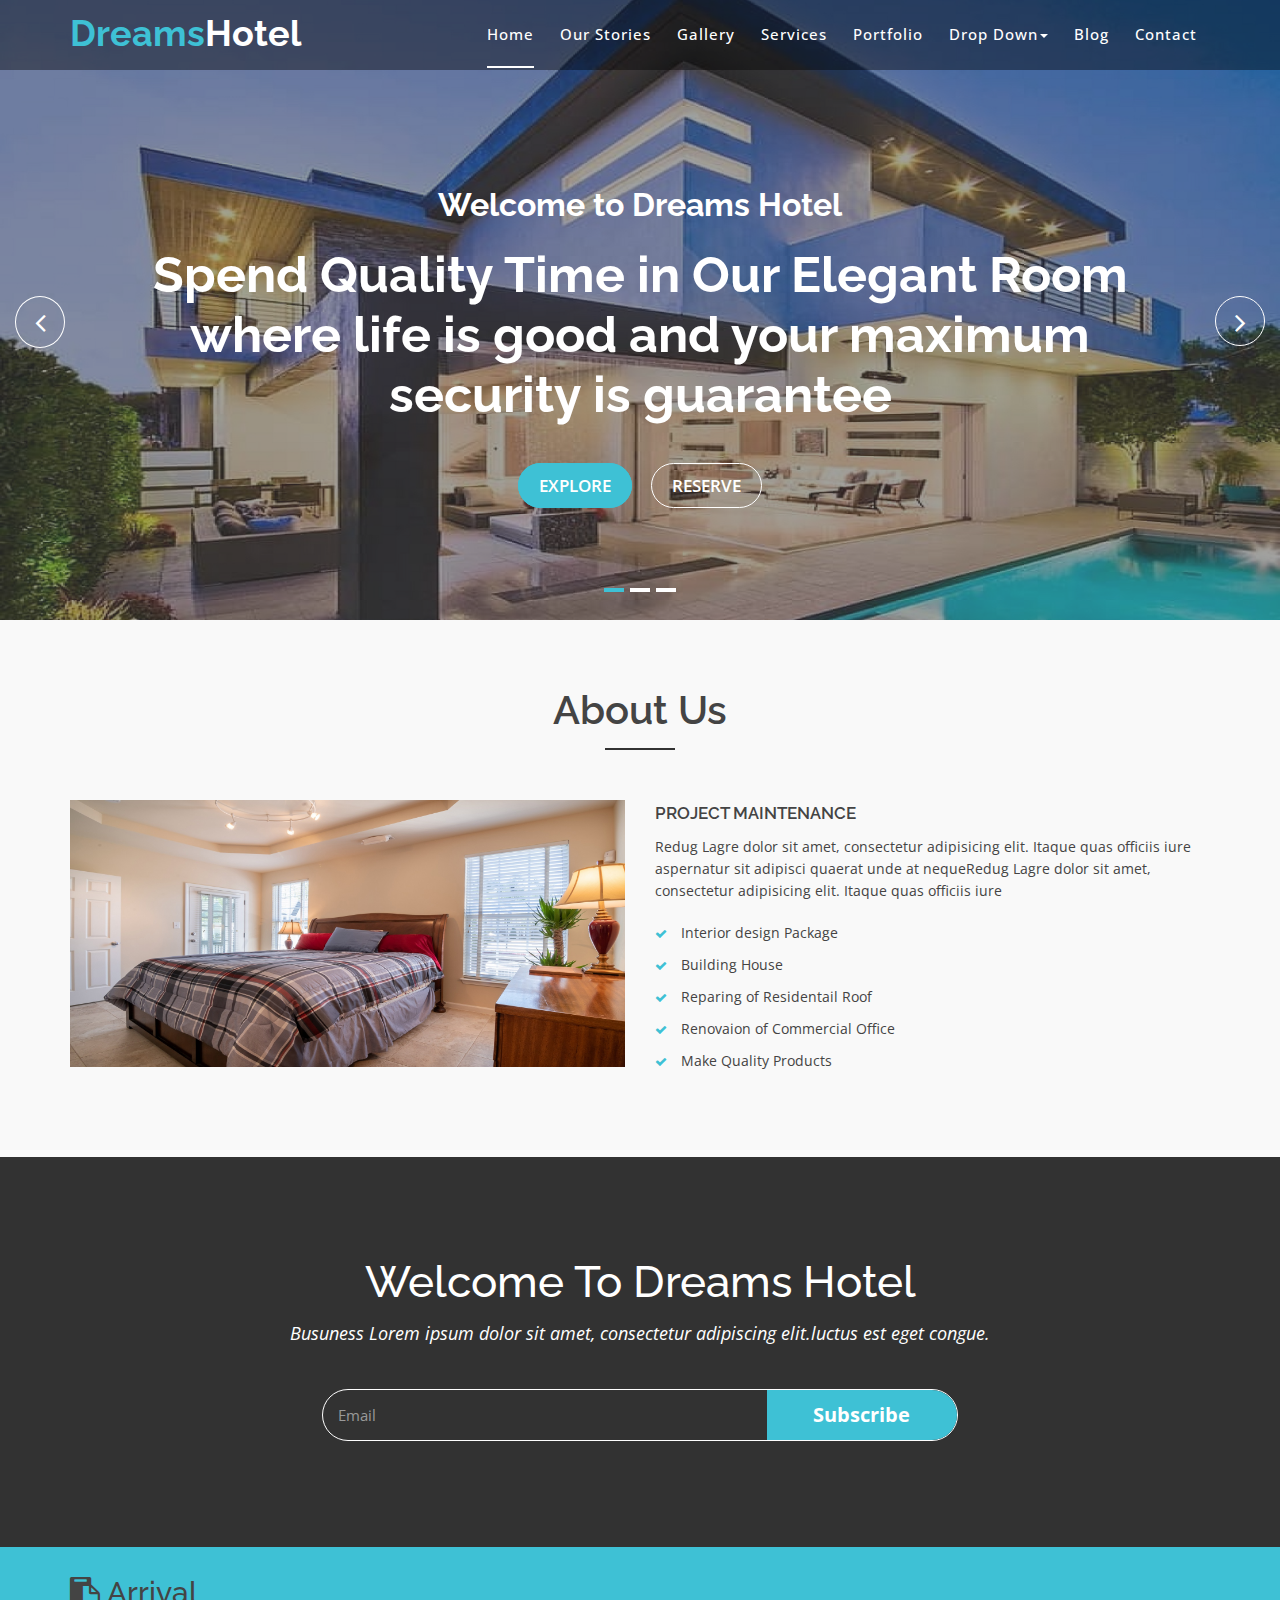
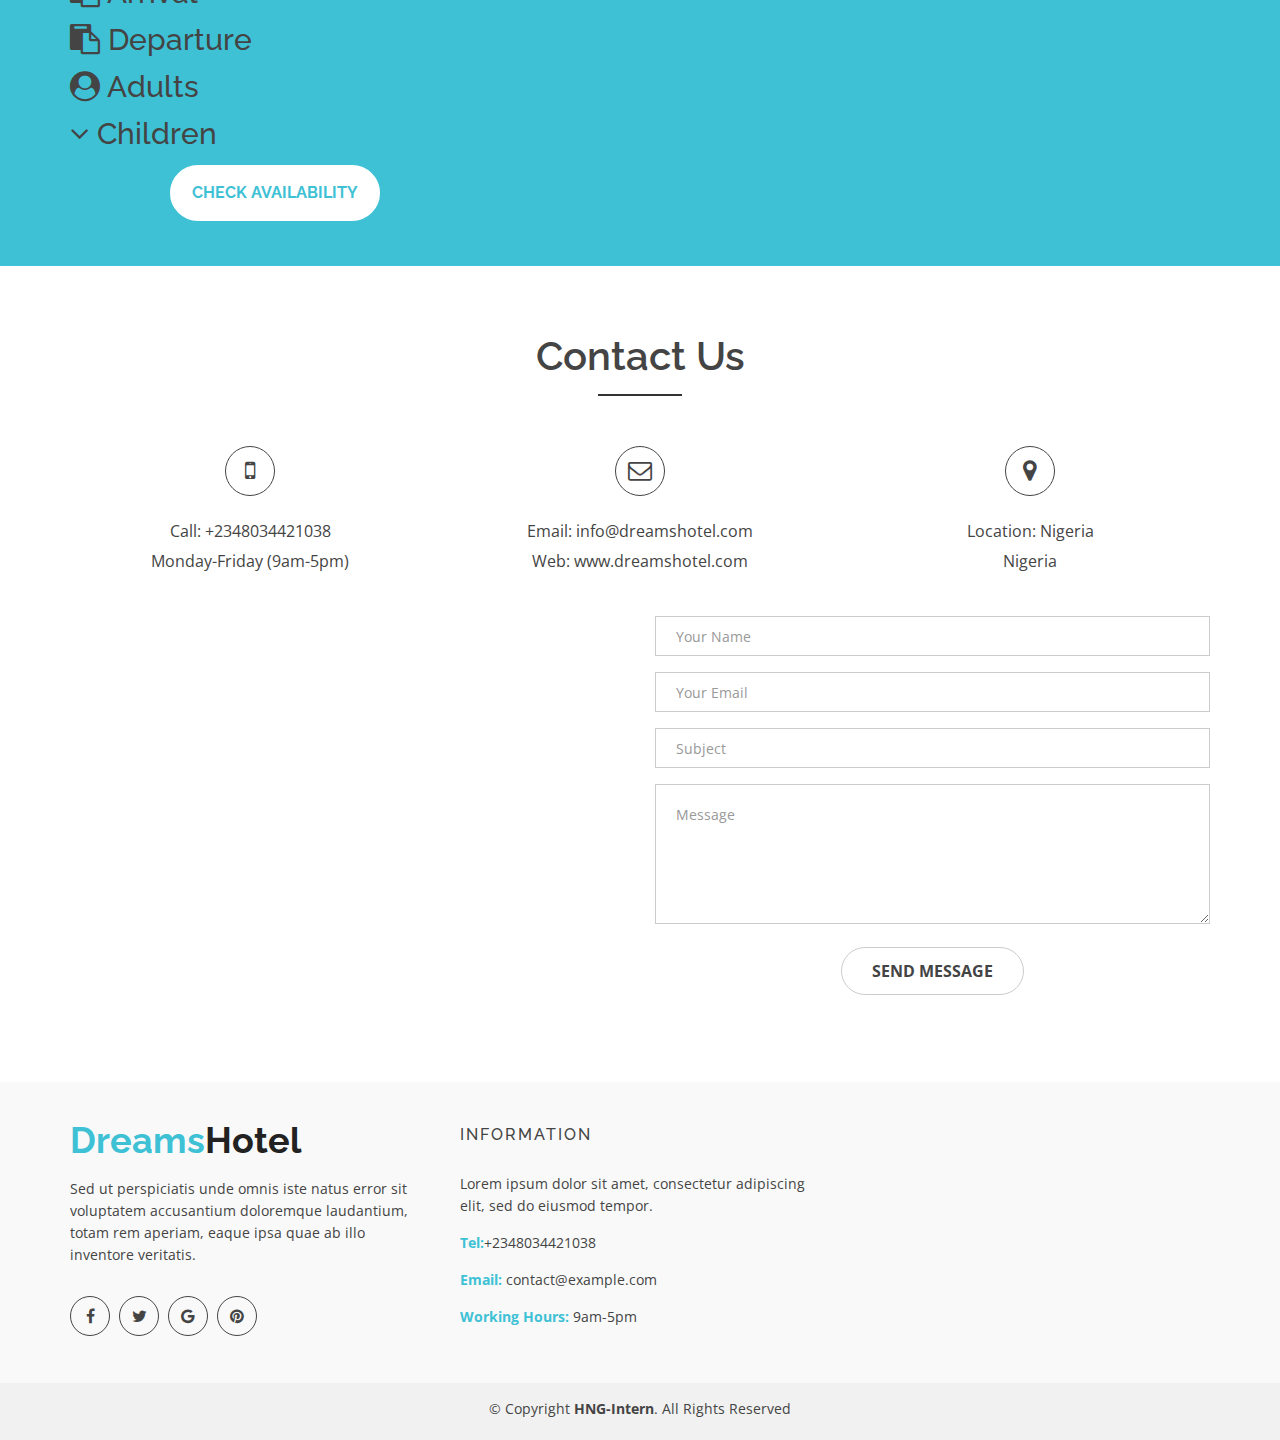
<file: index.html>
<!DOCTYPE html>
<html lang="en">
  <head>
    <meta charset="utf-8" />
    <title>HNG-Intern Template</title>
    <meta content="width=device-width, initial-scale=1.0" name="viewport" />
    <meta content="" name="keywords" />
    <meta content="" name="description" />

    <!-- Favicons -->
    <link href="img/favicon.png" rel="icon" />
    <link href="img/apple-touch-icon.png" rel="apple-touch-icon" />

    <!-- Google Fonts -->
    <link
      href="https://fonts.googleapis.com/css?family=Open+Sans:300,400,400i,600,700|Raleway:300,400,400i,500,500i,700,800,900"
      rel="stylesheet"
    />

    <!-- Bootstrap CSS File -->
    <link href="lib/bootstrap/css/bootstrap.min.css" rel="stylesheet" />

    <!-- Libraries CSS Files -->
    <link href="lib/nivo-slider/css/nivo-slider.css" rel="stylesheet" />
    <link href="lib/owlcarousel/owl.carousel.css" rel="stylesheet" />
    <link href="lib/owlcarousel/owl.transitions.css" rel="stylesheet" />
    <link href="lib/font-awesome/css/font-awesome.min.css" rel="stylesheet" />
    <link href="lib/animate/animate.min.css" rel="stylesheet" />
    <link href="lib/venobox/venobox.css" rel="stylesheet" />

    <!-- Nivo Slider Theme -->
    <link href="css/nivo-slider-theme.css" rel="stylesheet" />

    <!-- Main Stylesheet File -->
    <link href="css/style.css" rel="stylesheet" />

    <!-- Responsive Stylesheet File -->
    <link href="css/responsive.css" rel="stylesheet" />

    <!-- =======================================================
    Theme Name: eBusiness
    Theme URL: https://bootstrapmade.com/ebusiness-bootstrap-corporate-template/
    Author: BootstrapMade.com
    License: https://bootstrapmade.com/license/
  ======================================================= -->
  </head>

  <body data-spy="scroll" data-target="#navbar-example">
    <div id="preloader"></div>

    <header>
      <!-- header-area start -->
      <div id="sticker" class="header-area">
        <div class="container">
          <div class="row">
            <div class="col-md-12 col-sm-12">
              <!-- Navigation -->
              <nav class="navbar navbar-default">
                <!-- Brand and toggle get grouped for better mobile display -->
                <div class="navbar-header">
                  <button
                    type="button"
                    class="navbar-toggle collapsed"
                    data-toggle="collapse"
                    data-target=".bs-example-navbar-collapse-1"
                    aria-expanded="false"
                  >
                    <span class="sr-only">Toggle navigation</span>
                    <span class="icon-bar"></span>
                    <span class="icon-bar"></span>
                    <span class="icon-bar"></span>
                  </button>
                  <!-- Brand -->
                  <a
                    class="navbar-brand page-scroll sticky-logo"
                    href="index.html"
                  >
                    <h1><span>Dreams</span>Hotel</h1>
                    <!-- Uncomment below if you prefer to use an image logo -->
                    <!-- <img src="img/logo.png" alt="" title=""> -->
                  </a>
                </div>
                <!-- Collect the nav links, forms, and other content for toggling -->
                <div
                  class="collapse navbar-collapse main-menu bs-example-navbar-collapse-1"
                  id="navbar-example"
                >
                  <ul class="nav navbar-nav navbar-right">
                    <li class="active">
                      <a class="page-scroll" href="#home">Home</a>
                    </li>
                    <li>
                      <a class="page-scroll" href="#about">Our Stories</a>
                    </li>
                    <li>
                      <a class="page-scroll" href="#services">Gallery</a>
                    </li>
                    <li>
                      <a class="page-scroll" href="#team">Services</a>
                    </li>
                    <li>
                      <a class="page-scroll" href="#portfolio">Portfolio</a>
                    </li>

                    <li class="dropdown">
                      <a href="#" class="dropdown-toggle" data-toggle="dropdown"
                        >Drop Down<span class="caret"></span
                      ></a>
                      <ul class="dropdown-menu" role="menu">
                        <li><a href="#">Drop Down 1</a></li>
                        <li><a href="#">Drop Down 2</a></li>
                      </ul>
                    </li>

                    <li>
                      <a class="page-scroll" href="#blog">Blog</a>
                    </li>
                    <li>
                      <a class="page-scroll" href="#contact">Contact</a>
                    </li>
                  </ul>
                </div>
                <!-- navbar-collapse -->
              </nav>
              <!-- END: Navigation -->
            </div>
          </div>
        </div>
      </div>
      <!-- header-area end -->
    </header>
    <!-- header end -->

    <!-- Start Slider Area -->
    <div id="home" class="slider-area">
      <div class="bend niceties preview-2">
        <div id="ensign-nivoslider" class="slides">
          <img
            src="img/slider/slider1.jpg"
            alt=""
            title="#slider-direction-1"
          />
          <img
            src="img/slider/slider2.jpg"
            alt=""
            title="#slider-direction-2"
          />
          <img
            src="img/slider/slider3.jpg"
            alt=""
            title="#slider-direction-3"
          />
        </div>

        <!-- direction 1 -->
        <div id="slider-direction-1" class="slider-direction slider-one">
          <div class="container">
            <div class="row">
              <div class="col-md-12 col-sm-12 col-xs-12">
                <div class="slider-content">
                  <!-- layer 1 -->
                  <div
                    class="layer-1-1 hidden-xs wow slideInDown"
                    data-wow-duration="2s"
                    data-wow-delay=".2s"
                  >
                    <h2 class="title1">Welcome to Dreams Hotel</h2>
                  </div>
                  <!-- layer 2 -->
                  <div
                    class="layer-1-2 wow slideInUp"
                    data-wow-duration="2s"
                    data-wow-delay=".1s"
                  >
                    <h1 class="title2">
                      Spend Quality Time in Our Elegant Room where life is good
                      and your maximum security is guarantee
                    </h1>
                  </div>
                  <!-- layer 3 -->
                  <div
                    class="layer-1-3 hidden-xs wow slideInUp"
                    data-wow-duration="2s"
                    data-wow-delay=".2s"
                  >
                    <a class="ready-btn right-btn page-scroll" href="#services"
                      >Explore</a
                    >
                    <a class="ready-btn page-scroll" href="#about">Reserve</a>
                  </div>
                </div>
              </div>
            </div>
          </div>
        </div>

        <!-- direction 2 -->
        <div id="slider-direction-2" class="slider-direction slider-two">
          <div class="container">
            <div class="row">
              <div class="col-md-12 col-sm-12 col-xs-12">
                <div class="slider-content text-center">
                  <!-- layer 1 -->
                  <div
                    class="layer-1-1 hidden-xs wow slideInUp"
                    data-wow-duration="2s"
                    data-wow-delay=".2s"
                  >
                    <h2 class="title1">We value your visit</h2>
                  </div>
                  <!-- layer 2 -->
                  <div
                    class="layer-1-2 wow slideInUp"
                    data-wow-duration="2s"
                    data-wow-delay=".1s"
                  >
                    <h1 class="title2">
                      Your first experience will make you come again
                    </h1>
                  </div>
                  <!-- layer 3 -->
                  <div
                    class="layer-1-3 hidden-xs wow slideInUp"
                    data-wow-duration="2s"
                    data-wow-delay=".2s"
                  >
                    <a class="ready-btn right-btn page-scroll" href="#services"
                      >Explore</a
                    >
                    <a class="ready-btn page-scroll" href="#about">Reserve</a>
                  </div>
                </div>
              </div>
            </div>
          </div>
        </div>

        <!-- direction 3 -->
        <div id="slider-direction-3" class="slider-direction slider-two">
          <div class="container">
            <div class="row">
              <div class="col-md-12 col-sm-12 col-xs-12">
                <div class="slider-content">
                  <!-- layer 1 -->
                  <div
                    class="layer-1-1 hidden-xs wow slideInUp"
                    data-wow-duration="2s"
                    data-wow-delay=".2s"
                  >
                    <h2 class="title1">Dont worry! We've got you covered</h2>
                  </div>
                  <!-- layer 2 -->
                  <div
                    class="layer-1-2 wow slideInUp"
                    data-wow-duration="2s"
                    data-wow-delay=".1s"
                  >
                    <h1 class="title2">
                      We've got the best Security that can give you and your
                      family peace of mind
                    </h1>
                  </div>
                  <!-- layer 3 -->
                  <div
                    class="layer-1-3 hidden-xs wow slideInUp"
                    data-wow-duration="2s"
                    data-wow-delay=".2s"
                  >
                    <a class="ready-btn right-btn page-scroll" href="#services"
                      >Explore</a
                    >
                    <a class="ready-btn page-scroll" href="#about">Reserve</a>
                  </div>
                </div>
              </div>
            </div>
          </div>
        </div>
      </div>
    </div>
    <!-- End Slider Area -->

    <!-- Start About area -->
    <div id="about" class="about-area area-padding">
      <div class="container">
        <div class="row">
          <div class="col-md-12 col-sm-12 col-xs-12">
            <div class="section-headline text-center">
              <h2>About us</h2>
            </div>
          </div>
        </div>
        <div class="row">
          <!-- single-well start-->
          <div class="col-md-6 col-sm-6 col-xs-12">
            <div class="well-left">
              <div class="single-well">
                <a href="#">
                  <img src="img/about/1.jpg" alt="" />
                </a>
              </div>
            </div>
          </div>
          <!-- single-well end-->
          <div class="col-md-6 col-sm-6 col-xs-12">
            <div class="well-middle">
              <div class="single-well">
                <a href="#">
                  <h4 class="sec-head">project Maintenance</h4>
                </a>
                <p>
                  Redug Lagre dolor sit amet, consectetur adipisicing elit.
                  Itaque quas officiis iure aspernatur sit adipisci quaerat unde
                  at nequeRedug Lagre dolor sit amet, consectetur adipisicing
                  elit. Itaque quas officiis iure
                </p>
                <ul>
                  <li><i class="fa fa-check"></i> Interior design Package</li>
                  <li><i class="fa fa-check"></i> Building House</li>
                  <li>
                    <i class="fa fa-check"></i> Reparing of Residentail Roof
                  </li>
                  <li>
                    <i class="fa fa-check"></i> Renovaion of Commercial Office
                  </li>
                  <li><i class="fa fa-check"></i> Make Quality Products</li>
                </ul>
              </div>
            </div>
          </div>
          <!-- End col-->
        </div>
      </div>
    </div>
    <!-- End About area -->

    <!-- Start Wellcome Area -->
    <div class="wellcome-area">
      <div class="well-bg">
        <div class="test-overly"></div>
        <div class="container">
          <div class="row">
            <div class="col-md-12 col-sm-12 col-xs-12">
              <div class="wellcome-text">
                <div class="well-text text-center">
                  <h2>Welcome To Dreams Hotel</h2>
                  <p>
                    Busuness Lorem ipsum dolor sit amet, consectetur adipiscing
                    elit.luctus est eget congue.
                  </p>
                  <div class="subs-feilds">
                    <div class="suscribe-input">
                      <input
                        type="email"
                        class="email form-control width-80"
                        id="sus_email"
                        placeholder="Email"
                      />
                      <button
                        type="submit"
                        id="sus_submit"
                        class="add-btn width-20"
                      >
                        Subscribe
                      </button>
                      <div id="msg_Submit" class="h3 text-center hidden"></div>
                    </div>
                  </div>
                </div>
              </div>
            </div>
          </div>
        </div>
      </div>
    </div>
    <!-- End Wellcome Area -->

    <!-- Start Suscrive Area -->
    <div class="suscribe-area">
      <div class="container">
        <div class="row">
          <div class="col-lg-12">
            <nav class="navbar navbar-light bg-light">
              <ul class="">
                <li class="">
                  <h3><i class="fa fa-clipboard ml-4"></i> Arrival</h3>
                </li>
                <li class="">
                  <h3><i class="fa fa-clipboard ml-4"></i> Departure</h3>
                </li>

                <li class="">
                  <h3><i class="fa fa-user-circle mr-4"></i> Adults</h3>
                </li>

                <li class="">
                  <h3><i class="fa fa-angle-down ml-4"></i> Children</h3>
                </li>

                <li
                  class="p-6 rounded-lg bg-yello lg:rounded-l-none mt-10 lg:mt-0"
                >
                  <h3><a class="sus-btn" href="">Check Availability</a></h3>
                </li>
              </ul>
            </nav>
          </div>
        </div>
      </div>
    </div>
    <!-- End Suscrive Area -->
    <!-- Start contact Area -->
    <div id="contact" class="contact-area">
      <div class="contact-inner area-padding">
        <div class="contact-overly"></div>
        <div class="container">
          <div class="row">
            <div class="col-md-12 col-sm-12 col-xs-12">
              <div class="section-headline text-center">
                <h2>Contact us</h2>
              </div>
            </div>
          </div>
          <div class="row">
            <!-- Start contact icon column -->
            <div class="col-md-4 col-sm-4 col-xs-12">
              <div class="contact-icon text-center">
                <div class="single-icon">
                  <i class="fa fa-mobile"></i>
                  <p>
                    Call: +2348034421038<br />
                    <span>Monday-Friday (9am-5pm)</span>
                  </p>
                </div>
              </div>
            </div>
            <!-- Start contact icon column -->
            <div class="col-md-4 col-sm-4 col-xs-12">
              <div class="contact-icon text-center">
                <div class="single-icon">
                  <i class="fa fa-envelope-o"></i>
                  <p>
                    Email: info@dreamshotel.com<br />
                    <span>Web: www.dreamshotel.com</span>
                  </p>
                </div>
              </div>
            </div>
            <!-- Start contact icon column -->
            <div class="col-md-4 col-sm-4 col-xs-12">
              <div class="contact-icon text-center">
                <div class="single-icon">
                  <i class="fa fa-map-marker"></i>
                  <p>
                    Location: Nigeria<br />
                    <span>Nigeria</span>
                  </p>
                </div>
              </div>
            </div>
          </div>
          <div class="row">
            <!-- Start Google Map -->
            <div class="col-md-6 col-sm-6 col-xs-12">
              <!-- Start Map -->
              <iframe
                src="https://www.google.com/maps/embed?pb=!1m18!1m12!1m3!1d22864.11283411948!2d-73.96468908098944!3d40.630720240038435!2m3!1f0!2f0!3f0!3m2!1i1024!2i768!4f13.1!3m3!1m2!1s0x89c24fa5d33f083b%3A0xc80b8f06e177fe62!2sNew+York%2C+NY%2C+USA!5e0!3m2!1sen!2sbg!4v1540447494452"
                width="100%"
                height="380"
                frameborder="0"
                style="border: 0;"
                allowfullscreen
              ></iframe>
              <!-- End Map -->
            </div>
            <!-- End Google Map -->

            <!-- Start  contact -->
            <div class="col-md-6 col-sm-6 col-xs-12">
              <div class="form contact-form">
                <div id="sendmessage">
                  Your message has been sent. Thank you!
                </div>
                <div id="errormessage"></div>
                <form action="" method="post" role="form" class="contactForm">
                  <div class="form-group">
                    <input
                      type="text"
                      name="name"
                      class="form-control"
                      id="name"
                      placeholder="Your Name"
                      data-rule="minlen:4"
                      data-msg="Please enter at least 4 chars"
                    />
                    <div class="validation"></div>
                  </div>
                  <div class="form-group">
                    <input
                      type="email"
                      class="form-control"
                      name="email"
                      id="email"
                      placeholder="Your Email"
                      data-rule="email"
                      data-msg="Please enter a valid email"
                    />
                    <div class="validation"></div>
                  </div>
                  <div class="form-group">
                    <input
                      type="text"
                      class="form-control"
                      name="subject"
                      id="subject"
                      placeholder="Subject"
                      data-rule="minlen:4"
                      data-msg="Please enter at least 8 chars of subject"
                    />
                    <div class="validation"></div>
                  </div>
                  <div class="form-group">
                    <textarea
                      class="form-control"
                      name="message"
                      rows="5"
                      data-rule="required"
                      data-msg="Please write something for us"
                      placeholder="Message"
                    ></textarea>
                    <div class="validation"></div>
                  </div>
                  <div class="text-center">
                    <button type="submit">Send Message</button>
                  </div>
                </form>
              </div>
            </div>
            <!-- End Left contact -->
          </div>
        </div>
      </div>
    </div>
    <!-- End Contact Area -->

    <!-- Start Footer bottom Area -->
    <footer>
      <div class="footer-area">
        <div class="container">
          <div class="row">
            <div class="col-md-4 col-sm-4 col-xs-12">
              <div class="footer-content">
                <div class="footer-head">
                  <div class="footer-logo">
                    <h2><span>Dreams</span>Hotel</h2>
                  </div>

                  <p>
                    Sed ut perspiciatis unde omnis iste natus error sit
                    voluptatem accusantium doloremque laudantium, totam rem
                    aperiam, eaque ipsa quae ab illo inventore veritatis.
                  </p>
                  <div class="footer-icons">
                    <ul>
                      <li>
                        <a href="#"><i class="fa fa-facebook"></i></a>
                      </li>
                      <li>
                        <a href="#"><i class="fa fa-twitter"></i></a>
                      </li>
                      <li>
                        <a href="#"><i class="fa fa-google"></i></a>
                      </li>
                      <li>
                        <a href="#"><i class="fa fa-pinterest"></i></a>
                      </li>
                    </ul>
                  </div>
                </div>
              </div>
            </div>
            <!-- end single footer -->
            <div class="col-md-4 col-sm-4 col-xs-12">
              <div class="footer-content">
                <div class="footer-head">
                  <h4>information</h4>
                  <p>
                    Lorem ipsum dolor sit amet, consectetur adipiscing elit, sed
                    do eiusmod tempor.
                  </p>
                  <div class="footer-contacts">
                    <p><span>Tel:</span>+2348034421038</p>
                    <p><span>Email:</span> contact@example.com</p>
                    <p><span>Working Hours:</span> 9am-5pm</p>
                  </div>
                </div>
              </div>
            </div>
            <!-- end single footer -->
            <div class="col-md-4 col-sm-4 col-xs-12">
              <div class="footer-content"></div>
            </div>
          </div>
        </div>
      </div>
      <div class="footer-area-bottom">
        <div class="container">
          <div class="row">
            <div class="col-md-12 col-sm-12 col-xs-12">
              <div class="copyright text-center">
                <p>
                  &copy; Copyright <strong>HNG-Intern</strong>. All Rights
                  Reserved
                </p>
              </div>
              <div class="credits"></div>
            </div>
          </div>
        </div>
      </div>
    </footer>

    <a href="#" class="back-to-top"><i class="fa fa-chevron-up"></i></a>

    <!-- JavaScript Libraries -->
    <script src="lib/jquery/jquery.min.js"></script>
    <script src="lib/bootstrap/js/bootstrap.min.js"></script>
    <script src="lib/owlcarousel/owl.carousel.min.js"></script>
    <script src="lib/venobox/venobox.min.js"></script>
    <script src="lib/knob/jquery.knob.js"></script>
    <script src="lib/wow/wow.min.js"></script>
    <script src="lib/parallax/parallax.js"></script>
    <script src="lib/easing/easing.min.js"></script>
    <script
      src="lib/nivo-slider/js/jquery.nivo.slider.js"
      type="text/javascript"
    ></script>
    <script src="lib/appear/jquery.appear.js"></script>
    <script src="lib/isotope/isotope.pkgd.min.js"></script>

    <!-- Contact Form JavaScript File -->
    <script src="contactform/contactform.js"></script>

    <script src="js/main.js"></script>
  </body>
</html>
</file>
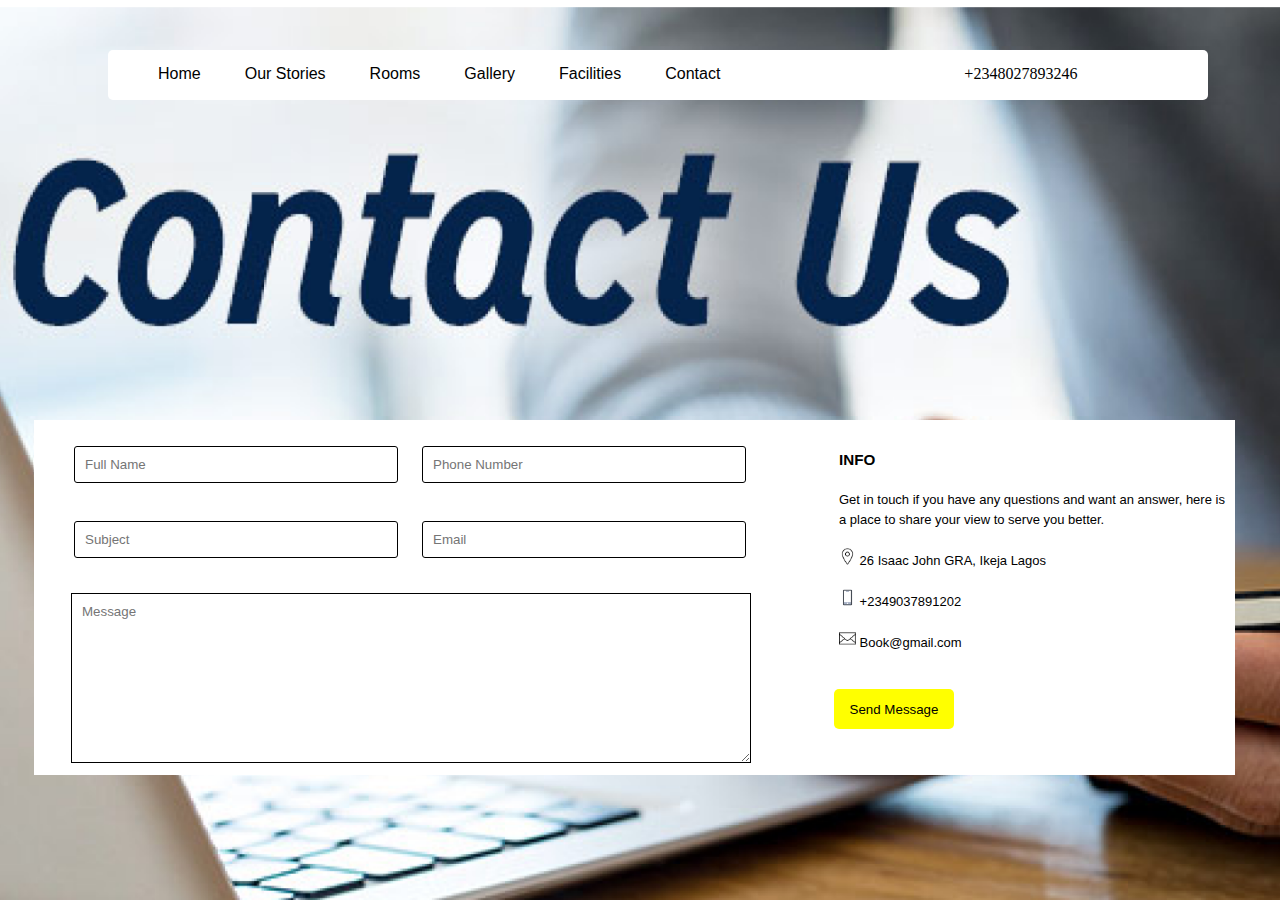
<file: contact-page/index.html>
<!DOCTYPE html>
<html>
<head>
	<title></title>
<meta name="viewport" content="width=device-width, initial-scale=1">
<meta charset="utf-8">
<link rel="stylesheet" type="text/css" href="contact-page.css">
</head>
<body>
<div id="nav-container">
	<div id="link">
	<nav>
		<a href="">Home</a>
		<a href="">Our Stories</a>
		<a href="">Rooms</a>
		<a href="">Gallery</a>
		<a href="">Facilities</a>
		<a href="">Contact</a>
		<span id="Phone">+2348027893246</span>
	</nav>
	
   </div>
</div>
<div id="form-container">
	<div id="details">
		<h3>INFO</h3>
		<P>Get in touch if you have any questions and want an answer, here is a place to share your view to serve you better.</P>
		<p><img src="images/location.png"> 26 Isaac John GRA, Ikeja Lagos</p>
		<p><img src="images/phone.png"> +2349037891202</p>
		<p><img src="images/message.png"> Book@gmail.com</p>
	</div>
	<div id="log">
	<input type="text" class="personal-details" name="name" placeholder="Full Name">
	<input type="text" class="personal-details" name="phone number" placeholder="Phone Number"><br><br>
	<input type="text" class="personal-details" id="subject" name="subject" 
	placeholder="Subject">
	<input type="text" class="personal-details" name="email" placeholder="Email"><br><br>
	<textarea type="text"  id="message" name="message" placeholder="Message"></textarea>
</div>
<div id="send-btn"><button>Send Message</button></div>
</div>
</body>
</html>
</file>
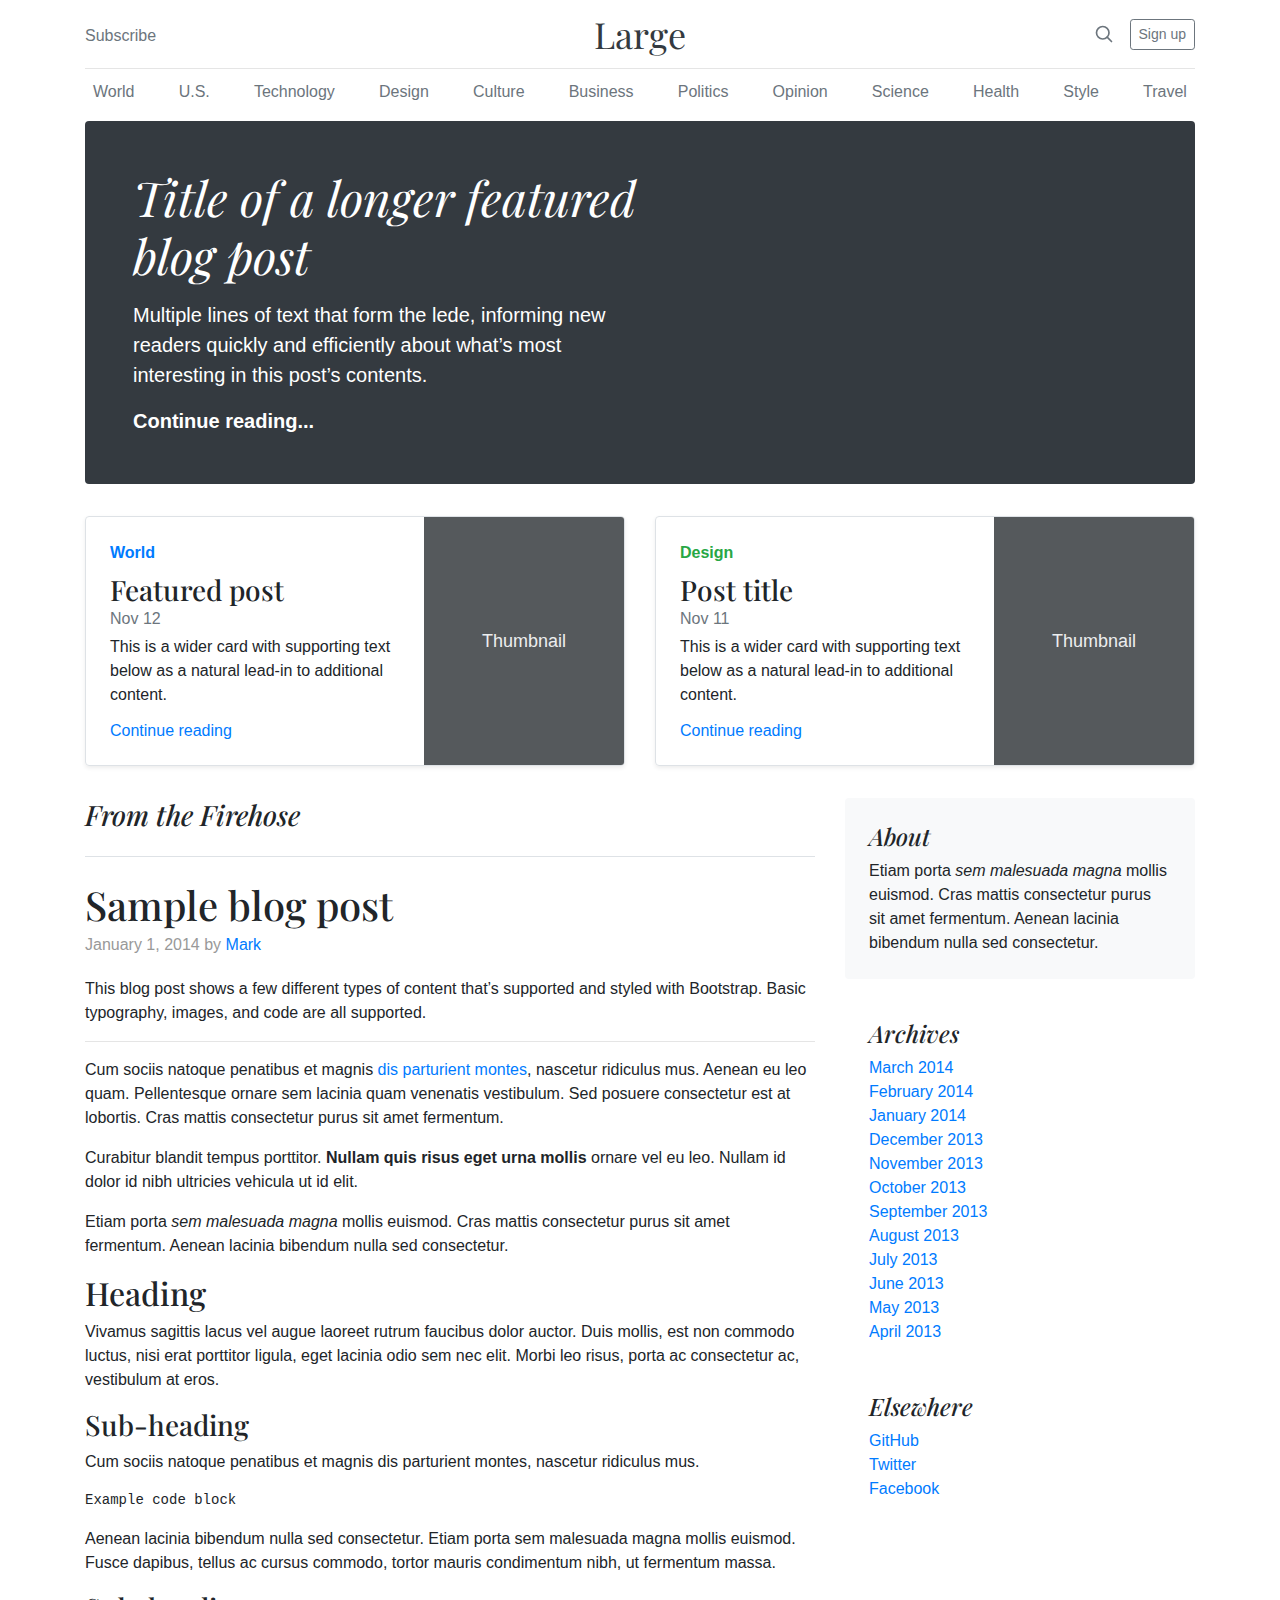
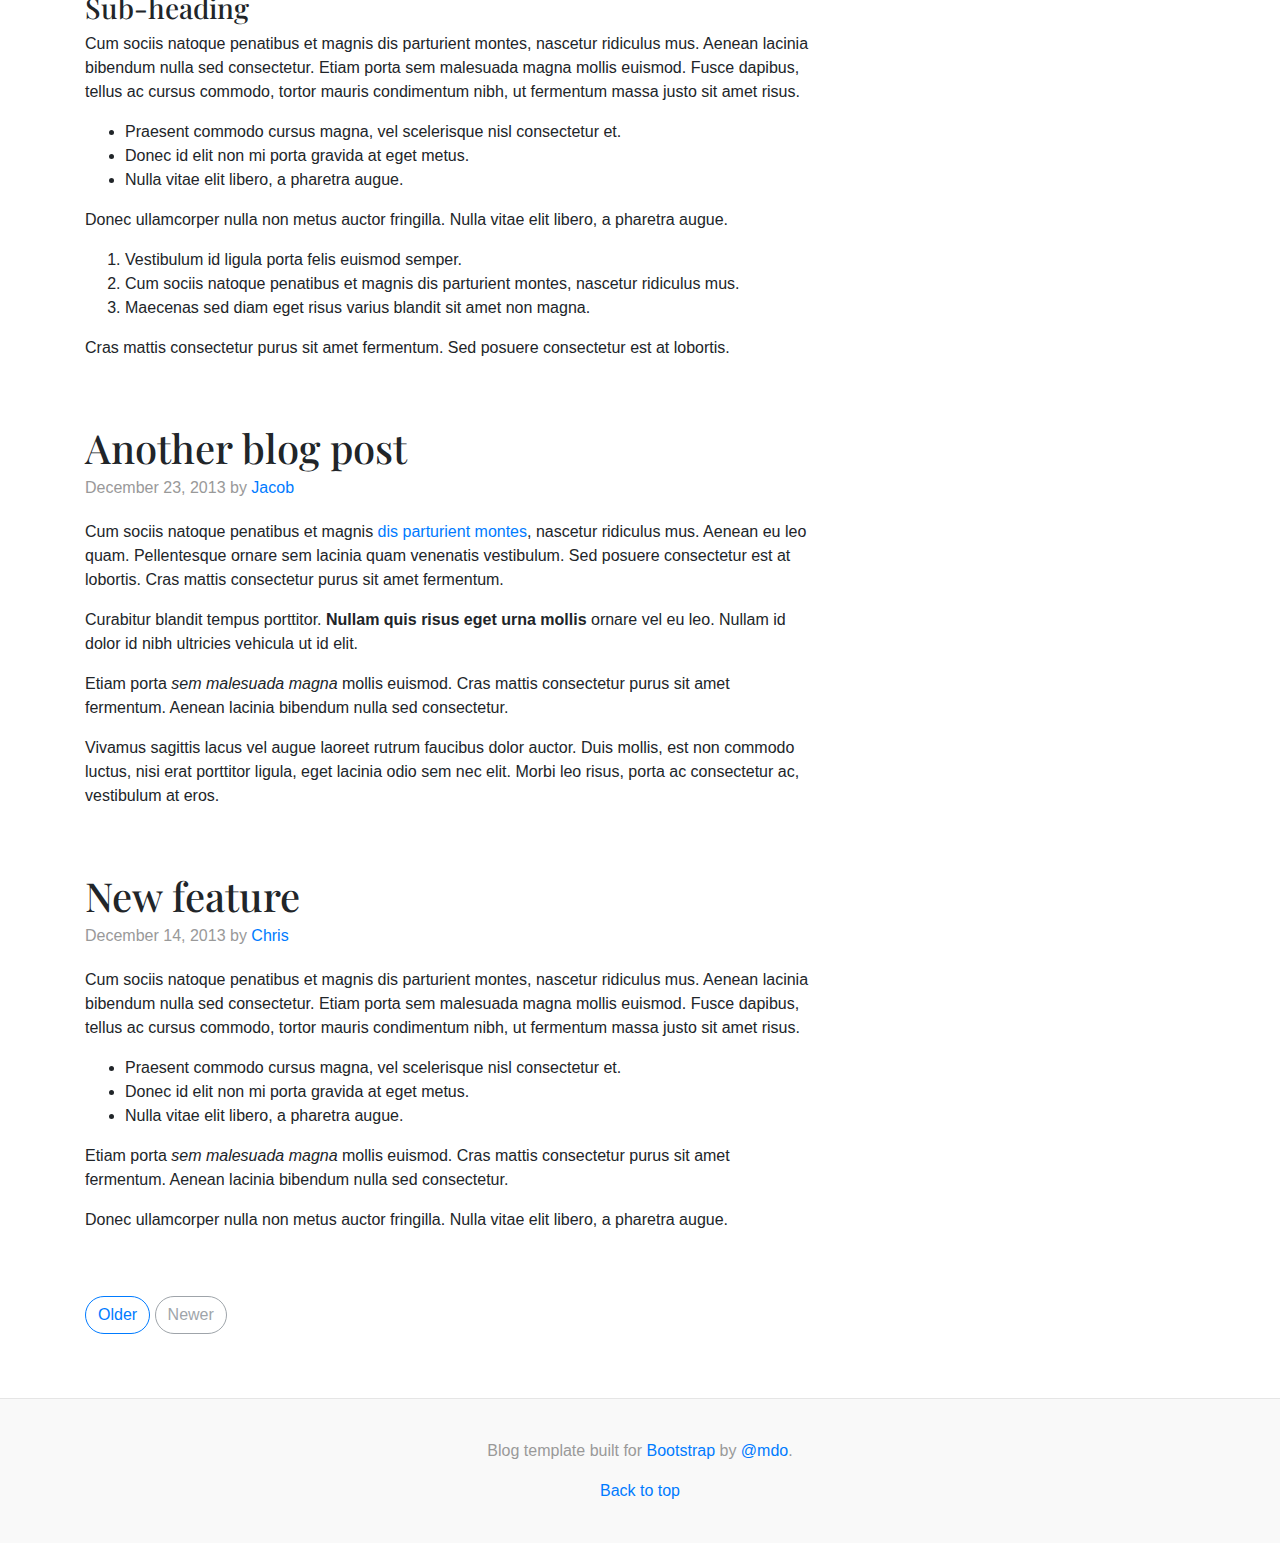
<file: bootstrap-4.5.0-examples/blog/index.html>
<!doctype html>
<html lang="en">
  <head>
    <meta charset="utf-8">
    <meta name="viewport" content="width=device-width, initial-scale=1, shrink-to-fit=no">
    <meta name="description" content="">
    <meta name="author" content="Mark Otto, Jacob Thornton, and Bootstrap contributors">
    <meta name="generator" content="Jekyll v4.0.1">
    <title>Blog Template · Bootstrap</title>

    <link rel="canonical" href="https://getbootstrap.com/docs/4.5/examples/blog/">

    <!-- Bootstrap core CSS -->
<link href="../assets/dist/css/bootstrap.css" rel="stylesheet">

    <style>
      .bd-placeholder-img {
        font-size: 1.125rem;
        text-anchor: middle;
        -webkit-user-select: none;
        -moz-user-select: none;
        -ms-user-select: none;
        user-select: none;
      }

      @media (min-width: 768px) {
        .bd-placeholder-img-lg {
          font-size: 3.5rem;
        }
      }
    </style>
    <!-- Custom styles for this template -->
    <link href="https://fonts.googleapis.com/css?family=Playfair+Display:700,900" rel="stylesheet">
    <!-- Custom styles for this template -->
    <link href="blog.css" rel="stylesheet">
  </head>
  <body>
    <div class="container">
  <header class="blog-header py-3">
    <div class="row flex-nowrap justify-content-between align-items-center">
      <div class="col-4 pt-1">
        <a class="text-muted" href="#">Subscribe</a>
      </div>
      <div class="col-4 text-center">
        <a class="blog-header-logo text-dark" href="#">Large</a>
      </div>
      <div class="col-4 d-flex justify-content-end align-items-center">
        <a class="text-muted" href="#" aria-label="Search">
          <svg xmlns="http://www.w3.org/2000/svg" width="20" height="20" fill="none" stroke="currentColor" stroke-linecap="round" stroke-linejoin="round" stroke-width="2" class="mx-3" role="img" viewBox="0 0 24 24" focusable="false"><title>Search</title><circle cx="10.5" cy="10.5" r="7.5"/><path d="M21 21l-5.2-5.2"/></svg>
        </a>
        <a class="btn btn-sm btn-outline-secondary" href="#">Sign up</a>
      </div>
    </div>
  </header>

  <div class="nav-scroller py-1 mb-2">
    <nav class="nav d-flex justify-content-between">
      <a class="p-2 text-muted" href="#">World</a>
      <a class="p-2 text-muted" href="#">U.S.</a>
      <a class="p-2 text-muted" href="#">Technology</a>
      <a class="p-2 text-muted" href="#">Design</a>
      <a class="p-2 text-muted" href="#">Culture</a>
      <a class="p-2 text-muted" href="#">Business</a>
      <a class="p-2 text-muted" href="#">Politics</a>
      <a class="p-2 text-muted" href="#">Opinion</a>
      <a class="p-2 text-muted" href="#">Science</a>
      <a class="p-2 text-muted" href="#">Health</a>
      <a class="p-2 text-muted" href="#">Style</a>
      <a class="p-2 text-muted" href="#">Travel</a>
    </nav>
  </div>

  <div class="jumbotron p-4 p-md-5 text-white rounded bg-dark">
    <div class="col-md-6 px-0">
      <h1 class="display-4 font-italic">Title of a longer featured blog post</h1>
      <p class="lead my-3">Multiple lines of text that form the lede, informing new readers quickly and efficiently about what’s most interesting in this post’s contents.</p>
      <p class="lead mb-0"><a href="#" class="text-white font-weight-bold">Continue reading...</a></p>
    </div>
  </div>

  <div class="row mb-2">
    <div class="col-md-6">
      <div class="row no-gutters border rounded overflow-hidden flex-md-row mb-4 shadow-sm h-md-250 position-relative">
        <div class="col p-4 d-flex flex-column position-static">
          <strong class="d-inline-block mb-2 text-primary">World</strong>
          <h3 class="mb-0">Featured post</h3>
          <div class="mb-1 text-muted">Nov 12</div>
          <p class="card-text mb-auto">This is a wider card with supporting text below as a natural lead-in to additional content.</p>
          <a href="#" class="stretched-link">Continue reading</a>
        </div>
        <div class="col-auto d-none d-lg-block">
          <svg class="bd-placeholder-img" width="200" height="250" xmlns="http://www.w3.org/2000/svg" preserveAspectRatio="xMidYMid slice" focusable="false" role="img" aria-label="Placeholder: Thumbnail"><title>Placeholder</title><rect width="100%" height="100%" fill="#55595c"/><text x="50%" y="50%" fill="#eceeef" dy=".3em">Thumbnail</text></svg>
        </div>
      </div>
    </div>
    <div class="col-md-6">
      <div class="row no-gutters border rounded overflow-hidden flex-md-row mb-4 shadow-sm h-md-250 position-relative">
        <div class="col p-4 d-flex flex-column position-static">
          <strong class="d-inline-block mb-2 text-success">Design</strong>
          <h3 class="mb-0">Post title</h3>
          <div class="mb-1 text-muted">Nov 11</div>
          <p class="mb-auto">This is a wider card with supporting text below as a natural lead-in to additional content.</p>
          <a href="#" class="stretched-link">Continue reading</a>
        </div>
        <div class="col-auto d-none d-lg-block">
          <svg class="bd-placeholder-img" width="200" height="250" xmlns="http://www.w3.org/2000/svg" preserveAspectRatio="xMidYMid slice" focusable="false" role="img" aria-label="Placeholder: Thumbnail"><title>Placeholder</title><rect width="100%" height="100%" fill="#55595c"/><text x="50%" y="50%" fill="#eceeef" dy=".3em">Thumbnail</text></svg>
        </div>
      </div>
    </div>
  </div>
</div>

<main role="main" class="container">
  <div class="row">
    <div class="col-md-8 blog-main">
      <h3 class="pb-4 mb-4 font-italic border-bottom">
        From the Firehose
      </h3>

      <div class="blog-post">
        <h2 class="blog-post-title">Sample blog post</h2>
        <p class="blog-post-meta">January 1, 2014 by <a href="#">Mark</a></p>

        <p>This blog post shows a few different types of content that’s supported and styled with Bootstrap. Basic typography, images, and code are all supported.</p>
        <hr>
        <p>Cum sociis natoque penatibus et magnis <a href="#">dis parturient montes</a>, nascetur ridiculus mus. Aenean eu leo quam. Pellentesque ornare sem lacinia quam venenatis vestibulum. Sed posuere consectetur est at lobortis. Cras mattis consectetur purus sit amet fermentum.</p>
        <blockquote>
          <p>Curabitur blandit tempus porttitor. <strong>Nullam quis risus eget urna mollis</strong> ornare vel eu leo. Nullam id dolor id nibh ultricies vehicula ut id elit.</p>
        </blockquote>
        <p>Etiam porta <em>sem malesuada magna</em> mollis euismod. Cras mattis consectetur purus sit amet fermentum. Aenean lacinia bibendum nulla sed consectetur.</p>
        <h2>Heading</h2>
        <p>Vivamus sagittis lacus vel augue laoreet rutrum faucibus dolor auctor. Duis mollis, est non commodo luctus, nisi erat porttitor ligula, eget lacinia odio sem nec elit. Morbi leo risus, porta ac consectetur ac, vestibulum at eros.</p>
        <h3>Sub-heading</h3>
        <p>Cum sociis natoque penatibus et magnis dis parturient montes, nascetur ridiculus mus.</p>
        <pre><code>Example code block</code></pre>
        <p>Aenean lacinia bibendum nulla sed consectetur. Etiam porta sem malesuada magna mollis euismod. Fusce dapibus, tellus ac cursus commodo, tortor mauris condimentum nibh, ut fermentum massa.</p>
        <h3>Sub-heading</h3>
        <p>Cum sociis natoque penatibus et magnis dis parturient montes, nascetur ridiculus mus. Aenean lacinia bibendum nulla sed consectetur. Etiam porta sem malesuada magna mollis euismod. Fusce dapibus, tellus ac cursus commodo, tortor mauris condimentum nibh, ut fermentum massa justo sit amet risus.</p>
        <ul>
          <li>Praesent commodo cursus magna, vel scelerisque nisl consectetur et.</li>
          <li>Donec id elit non mi porta gravida at eget metus.</li>
          <li>Nulla vitae elit libero, a pharetra augue.</li>
        </ul>
        <p>Donec ullamcorper nulla non metus auctor fringilla. Nulla vitae elit libero, a pharetra augue.</p>
        <ol>
          <li>Vestibulum id ligula porta felis euismod semper.</li>
          <li>Cum sociis natoque penatibus et magnis dis parturient montes, nascetur ridiculus mus.</li>
          <li>Maecenas sed diam eget risus varius blandit sit amet non magna.</li>
        </ol>
        <p>Cras mattis consectetur purus sit amet fermentum. Sed posuere consectetur est at lobortis.</p>
      </div><!-- /.blog-post -->

      <div class="blog-post">
        <h2 class="blog-post-title">Another blog post</h2>
        <p class="blog-post-meta">December 23, 2013 by <a href="#">Jacob</a></p>

        <p>Cum sociis natoque penatibus et magnis <a href="#">dis parturient montes</a>, nascetur ridiculus mus. Aenean eu leo quam. Pellentesque ornare sem lacinia quam venenatis vestibulum. Sed posuere consectetur est at lobortis. Cras mattis consectetur purus sit amet fermentum.</p>
        <blockquote>
          <p>Curabitur blandit tempus porttitor. <strong>Nullam quis risus eget urna mollis</strong> ornare vel eu leo. Nullam id dolor id nibh ultricies vehicula ut id elit.</p>
        </blockquote>
        <p>Etiam porta <em>sem malesuada magna</em> mollis euismod. Cras mattis consectetur purus sit amet fermentum. Aenean lacinia bibendum nulla sed consectetur.</p>
        <p>Vivamus sagittis lacus vel augue laoreet rutrum faucibus dolor auctor. Duis mollis, est non commodo luctus, nisi erat porttitor ligula, eget lacinia odio sem nec elit. Morbi leo risus, porta ac consectetur ac, vestibulum at eros.</p>
      </div><!-- /.blog-post -->

      <div class="blog-post">
        <h2 class="blog-post-title">New feature</h2>
        <p class="blog-post-meta">December 14, 2013 by <a href="#">Chris</a></p>

        <p>Cum sociis natoque penatibus et magnis dis parturient montes, nascetur ridiculus mus. Aenean lacinia bibendum nulla sed consectetur. Etiam porta sem malesuada magna mollis euismod. Fusce dapibus, tellus ac cursus commodo, tortor mauris condimentum nibh, ut fermentum massa justo sit amet risus.</p>
        <ul>
          <li>Praesent commodo cursus magna, vel scelerisque nisl consectetur et.</li>
          <li>Donec id elit non mi porta gravida at eget metus.</li>
          <li>Nulla vitae elit libero, a pharetra augue.</li>
        </ul>
        <p>Etiam porta <em>sem malesuada magna</em> mollis euismod. Cras mattis consectetur purus sit amet fermentum. Aenean lacinia bibendum nulla sed consectetur.</p>
        <p>Donec ullamcorper nulla non metus auctor fringilla. Nulla vitae elit libero, a pharetra augue.</p>
      </div><!-- /.blog-post -->

      <nav class="blog-pagination">
        <a class="btn btn-outline-primary" href="#">Older</a>
        <a class="btn btn-outline-secondary disabled" href="#" tabindex="-1" aria-disabled="true">Newer</a>
      </nav>

    </div><!-- /.blog-main -->

    <aside class="col-md-4 blog-sidebar">
      <div class="p-4 mb-3 bg-light rounded">
        <h4 class="font-italic">About</h4>
        <p class="mb-0">Etiam porta <em>sem malesuada magna</em> mollis euismod. Cras mattis consectetur purus sit amet fermentum. Aenean lacinia bibendum nulla sed consectetur.</p>
      </div>

      <div class="p-4">
        <h4 class="font-italic">Archives</h4>
        <ol class="list-unstyled mb-0">
          <li><a href="#">March 2014</a></li>
          <li><a href="#">February 2014</a></li>
          <li><a href="#">January 2014</a></li>
          <li><a href="#">December 2013</a></li>
          <li><a href="#">November 2013</a></li>
          <li><a href="#">October 2013</a></li>
          <li><a href="#">September 2013</a></li>
          <li><a href="#">August 2013</a></li>
          <li><a href="#">July 2013</a></li>
          <li><a href="#">June 2013</a></li>
          <li><a href="#">May 2013</a></li>
          <li><a href="#">April 2013</a></li>
        </ol>
      </div>

      <div class="p-4">
        <h4 class="font-italic">Elsewhere</h4>
        <ol class="list-unstyled">
          <li><a href="#">GitHub</a></li>
          <li><a href="#">Twitter</a></li>
          <li><a href="#">Facebook</a></li>
        </ol>
      </div>
    </aside><!-- /.blog-sidebar -->

  </div><!-- /.row -->

</main><!-- /.container -->

<footer class="blog-footer">
  <p>Blog template built for <a href="https://getbootstrap.com/">Bootstrap</a> by <a href="https://twitter.com/mdo">@mdo</a>.</p>
  <p>
    <a href="#">Back to top</a>
  </p>
</footer>
</body>
</html>
</file>
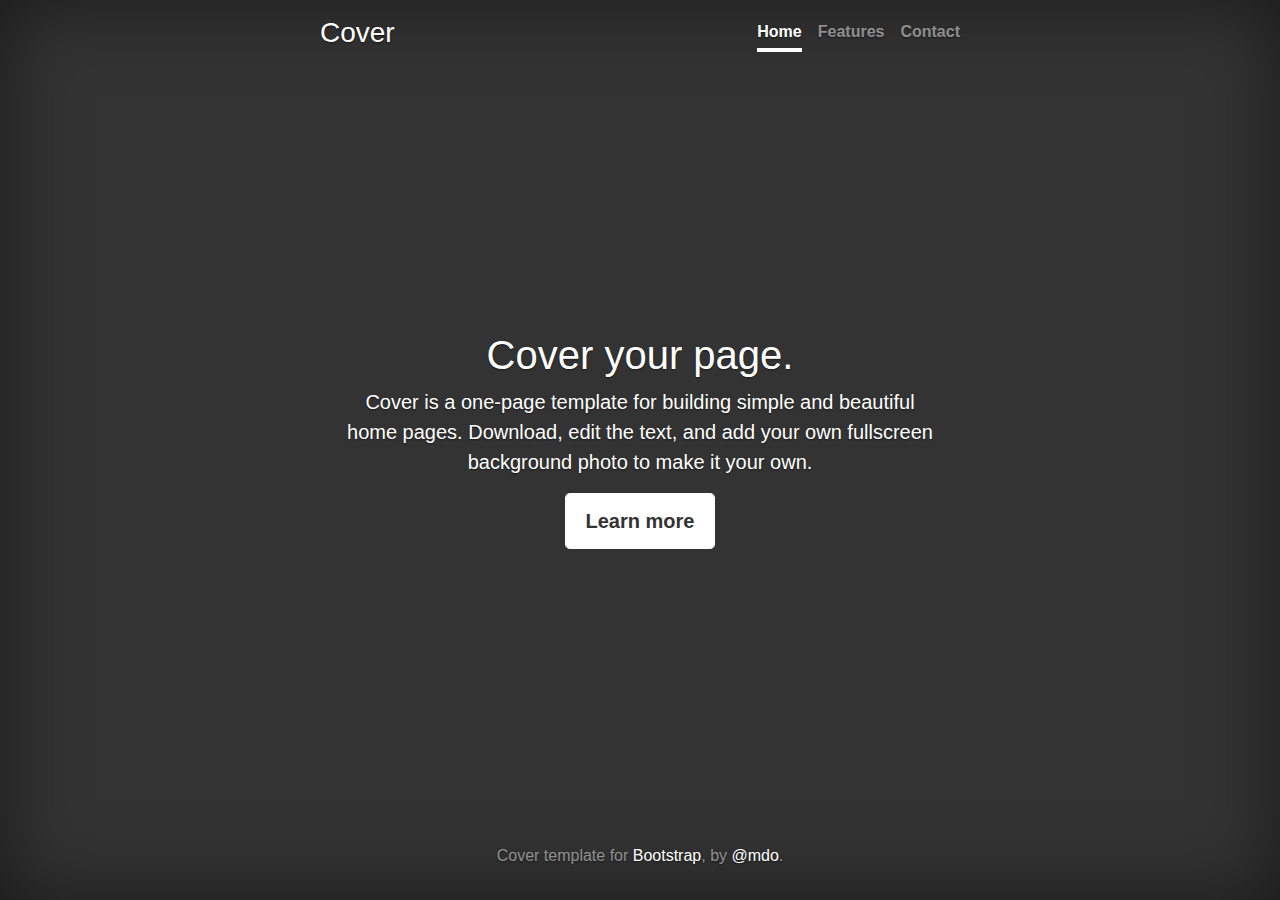
<file: bootstrap-4.5.0-examples/cover/index.html>
<!doctype html>
<html lang="en">
  <head>
    <meta charset="utf-8">
    <meta name="viewport" content="width=device-width, initial-scale=1, shrink-to-fit=no">
    <meta name="description" content="">
    <meta name="author" content="Mark Otto, Jacob Thornton, and Bootstrap contributors">
    <meta name="generator" content="Jekyll v4.0.1">
    <title>Cover Template · Bootstrap</title>

    <link rel="canonical" href="https://getbootstrap.com/docs/4.5/examples/cover/">

    <!-- Bootstrap core CSS -->
<link href="../assets/dist/css/bootstrap.css" rel="stylesheet">

    <style>
      .bd-placeholder-img {
        font-size: 1.125rem;
        text-anchor: middle;
        -webkit-user-select: none;
        -moz-user-select: none;
        -ms-user-select: none;
        user-select: none;
      }

      @media (min-width: 768px) {
        .bd-placeholder-img-lg {
          font-size: 3.5rem;
        }
      }
    </style>
    <!-- Custom styles for this template -->
    <link href="cover.css" rel="stylesheet">
  </head>
  <body class="text-center">
    <div class="cover-container d-flex w-100 h-100 p-3 mx-auto flex-column">
  <header class="masthead mb-auto">
    <div class="inner">
      <h3 class="masthead-brand">Cover</h3>
      <nav class="nav nav-masthead justify-content-center">
        <a class="nav-link active" href="#">Home</a>
        <a class="nav-link" href="#">Features</a>
        <a class="nav-link" href="#">Contact</a>
      </nav>
    </div>
  </header>

  <main role="main" class="inner cover">
    <h1 class="cover-heading">Cover your page.</h1>
    <p class="lead">Cover is a one-page template for building simple and beautiful home pages. Download, edit the text, and add your own fullscreen background photo to make it your own.</p>
    <p class="lead">
      <a href="#" class="btn btn-lg btn-secondary">Learn more</a>
    </p>
  </main>

  <footer class="mastfoot mt-auto">
    <div class="inner">
      <p>Cover template for <a href="https://getbootstrap.com/">Bootstrap</a>, by <a href="https://twitter.com/mdo">@mdo</a>.</p>
    </div>
  </footer>
</div>
</body>
</html>
</file>
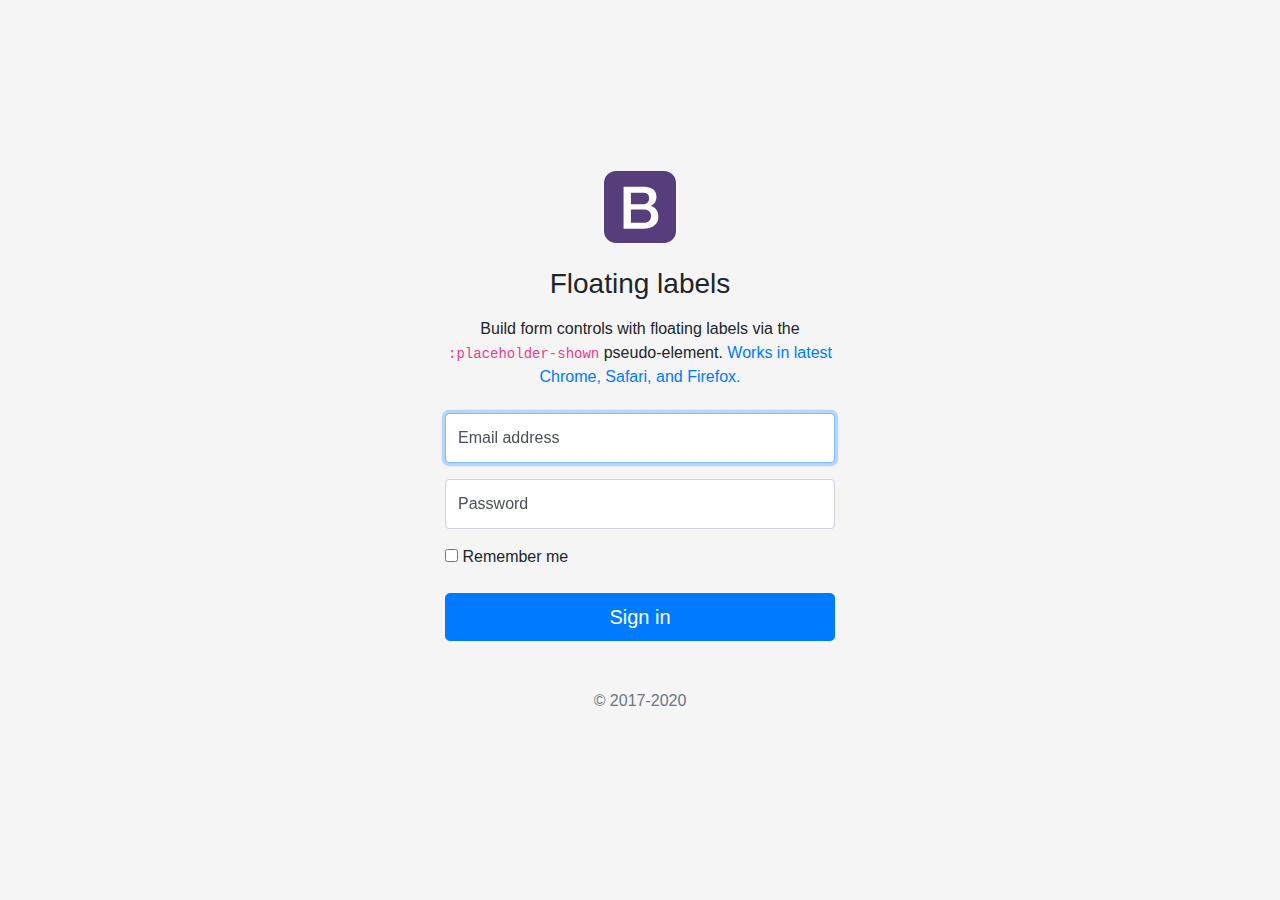
<file: bootstrap-4.5.0-examples/floating-labels/index.html>
<!doctype html>
<html lang="en">
  <head>
    <meta charset="utf-8">
    <meta name="viewport" content="width=device-width, initial-scale=1, shrink-to-fit=no">
    <meta name="description" content="">
    <meta name="author" content="Mark Otto, Jacob Thornton, and Bootstrap contributors">
    <meta name="generator" content="Jekyll v4.0.1">
    <title>Floating labels example · Bootstrap</title>

    <link rel="canonical" href="https://getbootstrap.com/docs/4.5/examples/floating-labels/">

    <!-- Bootstrap core CSS -->
<link href="../assets/dist/css/bootstrap.css" rel="stylesheet">

    <style>
      .bd-placeholder-img {
        font-size: 1.125rem;
        text-anchor: middle;
        -webkit-user-select: none;
        -moz-user-select: none;
        -ms-user-select: none;
        user-select: none;
      }

      @media (min-width: 768px) {
        .bd-placeholder-img-lg {
          font-size: 3.5rem;
        }
      }
    </style>
    <!-- Custom styles for this template -->
    <link href="floating-labels.css" rel="stylesheet">
  </head>
  <body>
    <form class="form-signin">
  <div class="text-center mb-4">
    <img class="mb-4" src="../assets/brand/bootstrap-solid.svg" alt="" width="72" height="72">
    <h1 class="h3 mb-3 font-weight-normal">Floating labels</h1>
    <p>Build form controls with floating labels via the <code>:placeholder-shown</code> pseudo-element. <a href="https://caniuse.com/#feat=css-placeholder-shown">Works in latest Chrome, Safari, and Firefox.</a></p>
  </div>

  <div class="form-label-group">
    <input type="email" id="inputEmail" class="form-control" placeholder="Email address" required autofocus>
    <label for="inputEmail">Email address</label>
  </div>

  <div class="form-label-group">
    <input type="password" id="inputPassword" class="form-control" placeholder="Password" required>
    <label for="inputPassword">Password</label>
  </div>

  <div class="checkbox mb-3">
    <label>
      <input type="checkbox" value="remember-me"> Remember me
    </label>
  </div>
  <button class="btn btn-lg btn-primary btn-block" type="submit">Sign in</button>
  <p class="mt-5 mb-3 text-muted text-center">&copy; 2017-2020</p>
</form>
</body>
</html>
</file>
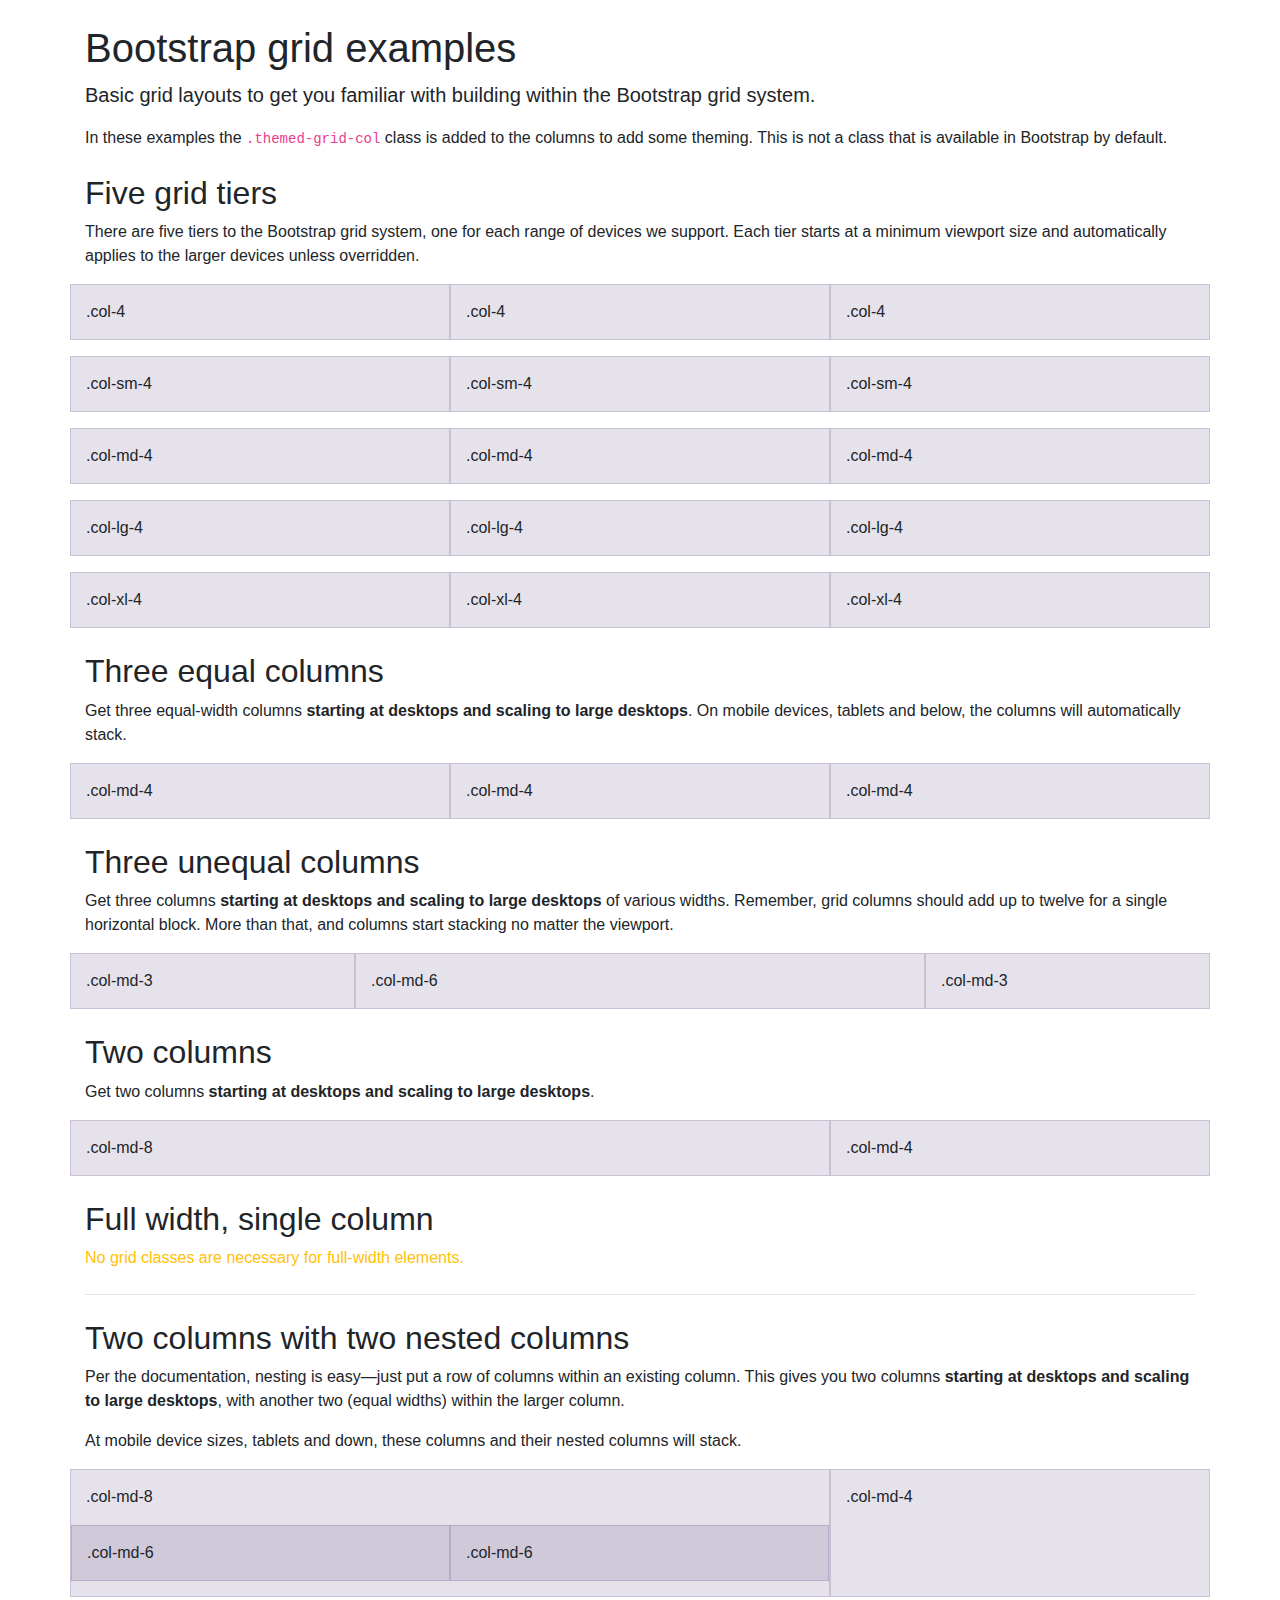
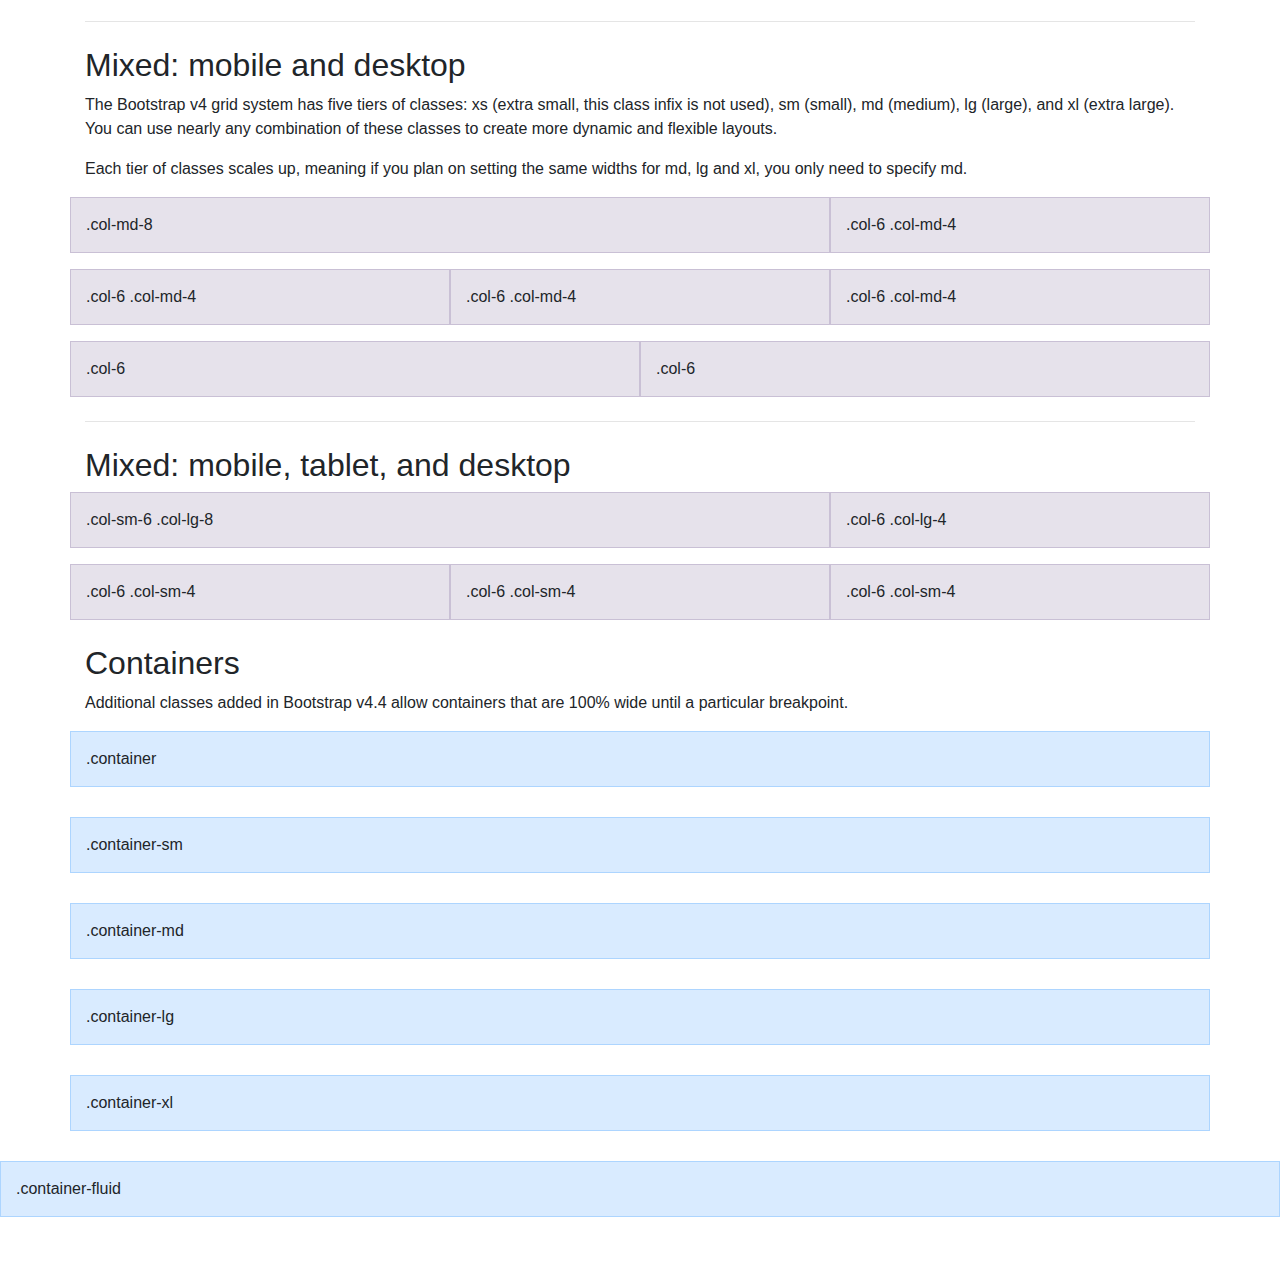
<file: bootstrap-4.5.0-examples/grid/index.html>
<!doctype html>
<html lang="en">
  <head>
    <meta charset="utf-8">
    <meta name="viewport" content="width=device-width, initial-scale=1, shrink-to-fit=no">
    <meta name="description" content="">
    <meta name="author" content="Mark Otto, Jacob Thornton, and Bootstrap contributors">
    <meta name="generator" content="Jekyll v4.0.1">
    <title>Grid Template · Bootstrap</title>

    <link rel="canonical" href="https://getbootstrap.com/docs/4.5/examples/grid/">

    <!-- Bootstrap core CSS -->
<link href="../assets/dist/css/bootstrap.css" rel="stylesheet">

    <style>
      .bd-placeholder-img {
        font-size: 1.125rem;
        text-anchor: middle;
        -webkit-user-select: none;
        -moz-user-select: none;
        -ms-user-select: none;
        user-select: none;
      }

      @media (min-width: 768px) {
        .bd-placeholder-img-lg {
          font-size: 3.5rem;
        }
      }
    </style>
    <!-- Custom styles for this template -->
    <link href="grid.css" rel="stylesheet">
  </head>
  <body class="py-4">
    <div class="container">

  <h1>Bootstrap grid examples</h1>
  <p class="lead">Basic grid layouts to get you familiar with building within the Bootstrap grid system.</p>
  <p>In these examples the <code>.themed-grid-col</code> class is added to the columns to add some theming. This is not a class that is available in Bootstrap by default.</p>

  <h2 class="mt-4">Five grid tiers</h2>
  <p>There are five tiers to the Bootstrap grid system, one for each range of devices we support. Each tier starts at a minimum viewport size and automatically applies to the larger devices unless overridden.</p>

  <div class="row mb-3">
    <div class="col-4 themed-grid-col">.col-4</div>
    <div class="col-4 themed-grid-col">.col-4</div>
    <div class="col-4 themed-grid-col">.col-4</div>
  </div>

  <div class="row mb-3">
    <div class="col-sm-4 themed-grid-col">.col-sm-4</div>
    <div class="col-sm-4 themed-grid-col">.col-sm-4</div>
    <div class="col-sm-4 themed-grid-col">.col-sm-4</div>
  </div>

  <div class="row mb-3">
    <div class="col-md-4 themed-grid-col">.col-md-4</div>
    <div class="col-md-4 themed-grid-col">.col-md-4</div>
    <div class="col-md-4 themed-grid-col">.col-md-4</div>
  </div>

  <div class="row mb-3">
    <div class="col-lg-4 themed-grid-col">.col-lg-4</div>
    <div class="col-lg-4 themed-grid-col">.col-lg-4</div>
    <div class="col-lg-4 themed-grid-col">.col-lg-4</div>
  </div>

  <div class="row mb-3">
    <div class="col-xl-4 themed-grid-col">.col-xl-4</div>
    <div class="col-xl-4 themed-grid-col">.col-xl-4</div>
    <div class="col-xl-4 themed-grid-col">.col-xl-4</div>
  </div>

  <h2 class="mt-4">Three equal columns</h2>
  <p>Get three equal-width columns <strong>starting at desktops and scaling to large desktops</strong>. On mobile devices, tablets and below, the columns will automatically stack.</p>
  <div class="row mb-3">
    <div class="col-md-4 themed-grid-col">.col-md-4</div>
    <div class="col-md-4 themed-grid-col">.col-md-4</div>
    <div class="col-md-4 themed-grid-col">.col-md-4</div>
  </div>

  <h2 class="mt-4">Three unequal columns</h2>
  <p>Get three columns <strong>starting at desktops and scaling to large desktops</strong> of various widths. Remember, grid columns should add up to twelve for a single horizontal block. More than that, and columns start stacking no matter the viewport.</p>
  <div class="row mb-3">
    <div class="col-md-3 themed-grid-col">.col-md-3</div>
    <div class="col-md-6 themed-grid-col">.col-md-6</div>
    <div class="col-md-3 themed-grid-col">.col-md-3</div>
  </div>

  <h2 class="mt-4">Two columns</h2>
  <p>Get two columns <strong>starting at desktops and scaling to large desktops</strong>.</p>
  <div class="row mb-3">
    <div class="col-md-8 themed-grid-col">.col-md-8</div>
    <div class="col-md-4 themed-grid-col">.col-md-4</div>
  </div>

  <h2 class="mt-4">Full width, single column</h2>
  <p class="text-warning">
    No grid classes are necessary for full-width elements.
  </p>

  <hr class="my-4">

  <h2 class="mt-4">Two columns with two nested columns</h2>
  <p>Per the documentation, nesting is easy—just put a row of columns within an existing column. This gives you two columns <strong>starting at desktops and scaling to large desktops</strong>, with another two (equal widths) within the larger column.</p>
  <p>At mobile device sizes, tablets and down, these columns and their nested columns will stack.</p>
  <div class="row mb-3">
    <div class="col-md-8 themed-grid-col">
      <div class="pb-3">
        .col-md-8
      </div>
      <div class="row">
        <div class="col-md-6 themed-grid-col">.col-md-6</div>
        <div class="col-md-6 themed-grid-col">.col-md-6</div>
      </div>
    </div>
    <div class="col-md-4 themed-grid-col">.col-md-4</div>
  </div>

  <hr class="my-4">

  <h2 class="mt-4">Mixed: mobile and desktop</h2>
  <p>The Bootstrap v4 grid system has five tiers of classes: xs (extra small, this class infix is not used), sm (small), md (medium), lg (large), and xl (extra large). You can use nearly any combination of these classes to create more dynamic and flexible layouts.</p>
  <p>Each tier of classes scales up, meaning if you plan on setting the same widths for md, lg and xl, you only need to specify md.</p>
  <div class="row mb-3">
    <div class="col-md-8 themed-grid-col">.col-md-8</div>
    <div class="col-6 col-md-4 themed-grid-col">.col-6 .col-md-4</div>
  </div>
  <div class="row mb-3">
    <div class="col-6 col-md-4 themed-grid-col">.col-6 .col-md-4</div>
    <div class="col-6 col-md-4 themed-grid-col">.col-6 .col-md-4</div>
    <div class="col-6 col-md-4 themed-grid-col">.col-6 .col-md-4</div>
  </div>
  <div class="row mb-3">
    <div class="col-6 themed-grid-col">.col-6</div>
    <div class="col-6 themed-grid-col">.col-6</div>
  </div>

  <hr class="my-4">

  <h2 class="mt-4">Mixed: mobile, tablet, and desktop</h2>
  <div class="row mb-3">
    <div class="col-sm-6 col-lg-8 themed-grid-col">.col-sm-6 .col-lg-8</div>
    <div class="col-6 col-lg-4 themed-grid-col">.col-6 .col-lg-4</div>
  </div>
  <div class="row mb-3">
    <div class="col-6 col-sm-4 themed-grid-col">.col-6 .col-sm-4</div>
    <div class="col-6 col-sm-4 themed-grid-col">.col-6 .col-sm-4</div>
    <div class="col-6 col-sm-4 themed-grid-col">.col-6 .col-sm-4</div>
  </div>

</div>

<div class="container" id="containers">
  <h2 class="mt-4">Containers</h2>
  <p>Additional classes added in Bootstrap v4.4 allow containers that are 100% wide until a particular breakpoint.</p>
</div>

<div class="container themed-container">.container</div>
<div class="container-sm themed-container">.container-sm</div>
<div class="container-md themed-container">.container-md</div>
<div class="container-lg themed-container">.container-lg</div>
<div class="container-xl themed-container">.container-xl</div>
<div class="container-fluid themed-container">.container-fluid</div>
</body>
</html>
</file>
<file: lib/venobox/venobox.css>
/* ------ venobox.css --------*/
.vbox-overlay *, .vbox-overlay *:before, .vbox-overlay *:after{
    -webkit-backface-visibility: hidden;
    -webkit-box-sizing:border-box;
    -moz-box-sizing:border-box;
    box-sizing:border-box;

}
.vbox-overlay{
    display: -webkit-flex;
    display: flex;
    -webkit-flex-direction: column;
    flex-direction: column;
    -webkit-justify-content: center;
    justify-content: center;
    -webkit-align-items: center;
    align-items: center;
    position: fixed;
    left: 0;
    top: 0;
    bottom: 0;
    right: 0;
    z-index: 1040;
    -webkit-transform:translateZ(1000px);
    transform: translateZ(1000px);
    transform-style: preserve-3d;
}

/* ----- navigation ----- */
.vbox-title{
    width: 100%;
    height: 40px;
    float: left;
    text-align: center;
    line-height: 28px;
    font-size: 12px;
    padding: 6px 40px;
    overflow: hidden;
    position: fixed;
    display: none;
    left: 0;
    z-index: 1050;
}
.vbox-close{
    cursor: pointer;
    position: fixed;
    top: -1px;
    right: 0;
    width: 50px;
    height: 40px;
    padding: 6px;
    display: block;
    background-position:10px center;
    overflow: hidden;
    font-size: 24px;
    line-height: 1;
    text-align: center;
    z-index: 1050;
}
.vbox-num{
    cursor: pointer;
    position: fixed;
    left: 0;
    height: 40px;
    display: block;
    overflow: hidden;
    line-height: 28px;
    font-size: 12px;
    padding: 6px 10px;
    display: none;
    z-index: 1050;
}
/* ----- navigation ARROWS ----- */
.vbox-next, .vbox-prev{
    position: fixed;
    top: 50%;
    margin-top: -15px;
    overflow: hidden;
    cursor: pointer;
    display: block;
    width: 45px;
    height: 45px;
    z-index: 1050;
}
.vbox-next span, .vbox-prev span{
    position: relative;
    width: 20px;
    height: 20px;
    border: 2px solid transparent;
    border-top-color: #B6B6B6;
    border-right-color: #B6B6B6;
    text-indent: -100px;
    position: absolute;
    top: 8px;
    display: block;
}
.vbox-prev{
    left: 15px;
}
.vbox-next{
    right: 15px;
}
.vbox-prev span{
    left: 10px;
    -ms-transform: rotate(-135deg);
    -webkit-transform: rotate(-135deg);
    transform: rotate(-135deg);
}
.vbox-next span{
    -ms-transform: rotate(45deg);
    -webkit-transform: rotate(45deg);
    transform: rotate(45deg);
    right: 10px;
}
/* ------- inline window ------ */
.vbox-inline{
    width: 420px;
    height: 315px;
    height: 70vh;
    padding: 10px;
    background: #fff;
    margin: 0 auto;
    overflow: auto;
    text-align: left;
}
/* ------- Video & iFrames window ------ */
.venoframe{
    max-width: 100%;
    width: 100%;
    border: none;
    width: 100%;
    height: 260px;
    height: 70vh;
}
.venoframe.vbvid{
    height: 260px;
}
@media (min-width: 768px) {
    .venoframe, .vbox-inline{
        width: 90%;
        height: 360px;
        height: 70vh;
    }
    .venoframe.vbvid{
        width: 640px;
        height: 360px;
    }
}
@media (min-width: 992px) {
    .venoframe, .vbox-inline{
        max-width: 1200px;
        width: 80%;
        height: 540px;
        height: 70vh;
    }
    .venoframe.vbvid{
        width: 960px;
        height: 540px;
    }
}
/*
Please do NOT edit this part!
or at least read this note: http://i.imgur.com/7C0ws9e.gif
*/
.vbox-open{
    overflow: hidden;
}
.vbox-container{
    position: absolute;
    left: 0;
    right: 0;
    top: 0;
    bottom: 0;
    overflow-x: hidden;
    overflow-y: scroll;
    overflow-scrolling: touch;
    -webkit-overflow-scrolling: touch;
    z-index: 20;
    max-height: 100%;

}

.vbox-content{
    text-align: center;
    float: left;
    width: 100%;
    position: relative;
    overflow: hidden;
    padding: 20px 10px;
}
.vbox-container img{
    max-width: 100%;
    height: auto;
}
.figlio{
    box-shadow: 0 0 12px rgba(0,0,0,0.19), 0 6px 6px rgba(0,0,0,0.23);
    max-width: 100%;
    text-align: initial;
}
img.figlio{
    -webkit-user-select: none;
-khtml-user-select: none;
-moz-user-select: none;
-o-user-select: none;
user-select: none;
}
.vbox-content.swipe-left{
    margin-left: -200px !important;
}
.vbox-content.swipe-right{
    margin-left: 200px !important;
}
.animated{
    webkit-transition: margin 300ms ease-out;
    transition: margin 300ms ease-out;
}
.animate-in{
    opacity: 1;
}
.animate-out{
    opacity: 0;
}
/* ---------- preloader ----------
 * SPINKIT
 * http://tobiasahlin.com/spinkit/
-------------------------------- */
.sk-double-bounce,.sk-rotating-plane{width:40px;height:40px;margin:40px auto}.sk-rotating-plane{background-color:#333;-webkit-animation:sk-rotatePlane 1.2s infinite ease-in-out;animation:sk-rotatePlane 1.2s infinite ease-in-out}@-webkit-keyframes sk-rotatePlane{0%{-webkit-transform:perspective(120px) rotateX(0) rotateY(0);transform:perspective(120px) rotateX(0) rotateY(0)}50%{-webkit-transform:perspective(120px) rotateX(-180.1deg) rotateY(0);transform:perspective(120px) rotateX(-180.1deg) rotateY(0)}100%{-webkit-transform:perspective(120px) rotateX(-180deg) rotateY(-179.9deg);transform:perspective(120px) rotateX(-180deg) rotateY(-179.9deg)}}@keyframes sk-rotatePlane{0%{-webkit-transform:perspective(120px) rotateX(0) rotateY(0);transform:perspective(120px) rotateX(0) rotateY(0)}50%{-webkit-transform:perspective(120px) rotateX(-180.1deg) rotateY(0);transform:perspective(120px) rotateX(-180.1deg) rotateY(0)}100%{-webkit-transform:perspective(120px) rotateX(-180deg) rotateY(-179.9deg);transform:perspective(120px) rotateX(-180deg) rotateY(-179.9deg)}}.sk-double-bounce{position:relative}.sk-double-bounce .sk-child{width:100%;height:100%;border-radius:50%;background-color:#333;opacity:.6;position:absolute;top:0;left:0;-webkit-animation:sk-doubleBounce 2s infinite ease-in-out;animation:sk-doubleBounce 2s infinite ease-in-out}.sk-chasing-dots .sk-child,.sk-spinner-pulse,.sk-three-bounce .sk-child{background-color:#333;border-radius:100%}.sk-double-bounce .sk-double-bounce2{-webkit-animation-delay:-1s;animation-delay:-1s}@-webkit-keyframes sk-doubleBounce{0%,100%{-webkit-transform:scale(0);transform:scale(0)}50%{-webkit-transform:scale(1);transform:scale(1)}}@keyframes sk-doubleBounce{0%,100%{-webkit-transform:scale(0);transform:scale(0)}50%{-webkit-transform:scale(1);transform:scale(1)}}.sk-wave{margin:40px auto;width:50px;height:40px;text-align:center;font-size:10px}.sk-wave .sk-rect{background-color:#333;height:100%;width:6px;display:inline-block;-webkit-animation:sk-waveStretchDelay 1.2s infinite ease-in-out;animation:sk-waveStretchDelay 1.2s infinite ease-in-out}.sk-wave .sk-rect1{-webkit-animation-delay:-1.2s;animation-delay:-1.2s}.sk-wave .sk-rect2{-webkit-animation-delay:-1.1s;animation-delay:-1.1s}.sk-wave .sk-rect3{-webkit-animation-delay:-1s;animation-delay:-1s}.sk-wave .sk-rect4{-webkit-animation-delay:-.9s;animation-delay:-.9s}.sk-wave .sk-rect5{-webkit-animation-delay:-.8s;animation-delay:-.8s}@-webkit-keyframes sk-waveStretchDelay{0%,100%,40%{-webkit-transform:scaleY(.4);transform:scaleY(.4)}20%{-webkit-transform:scaleY(1);transform:scaleY(1)}}@keyframes sk-waveStretchDelay{0%,100%,40%{-webkit-transform:scaleY(.4);transform:scaleY(.4)}20%{-webkit-transform:scaleY(1);transform:scaleY(1)}}.sk-wandering-cubes{margin:40px auto;width:40px;height:40px;position:relative}.sk-wandering-cubes .sk-cube{background-color:#333;width:10px;height:10px;position:absolute;top:0;left:0;-webkit-animation:sk-wanderingCube 1.8s ease-in-out -1.8s infinite both;animation:sk-wanderingCube 1.8s ease-in-out -1.8s infinite both}.sk-chasing-dots,.sk-spinner-pulse{width:40px;height:40px;margin:40px auto}.sk-wandering-cubes .sk-cube2{-webkit-animation-delay:-.9s;animation-delay:-.9s}@-webkit-keyframes sk-wanderingCube{0%{-webkit-transform:rotate(0);transform:rotate(0)}25%{-webkit-transform:translateX(30px) rotate(-90deg) scale(.5);transform:translateX(30px) rotate(-90deg) scale(.5)}50%{-webkit-transform:translateX(30px) translateY(30px) rotate(-179deg);transform:translateX(30px) translateY(30px) rotate(-179deg)}50.1%{-webkit-transform:translateX(30px) translateY(30px) rotate(-180deg);transform:translateX(30px) translateY(30px) rotate(-180deg)}75%{-webkit-transform:translateX(0) translateY(30px) rotate(-270deg) scale(.5);transform:translateX(0) translateY(30px) rotate(-270deg) scale(.5)}100%{-webkit-transform:rotate(-360deg);transform:rotate(-360deg)}}@keyframes sk-wanderingCube{0%{-webkit-transform:rotate(0);transform:rotate(0)}25%{-webkit-transform:translateX(30px) rotate(-90deg) scale(.5);transform:translateX(30px) rotate(-90deg) scale(.5)}50%{-webkit-transform:translateX(30px) translateY(30px) rotate(-179deg);transform:translateX(30px) translateY(30px) rotate(-179deg)}50.1%{-webkit-transform:translateX(30px) translateY(30px) rotate(-180deg);transform:translateX(30px) translateY(30px) rotate(-180deg)}75%{-webkit-transform:translateX(0) translateY(30px) rotate(-270deg) scale(.5);transform:translateX(0) translateY(30px) rotate(-270deg) scale(.5)}100%{-webkit-transform:rotate(-360deg);transform:rotate(-360deg)}}.sk-spinner-pulse{-webkit-animation:sk-pulseScaleOut 1s infinite ease-in-out;animation:sk-pulseScaleOut 1s infinite ease-in-out}@-webkit-keyframes sk-pulseScaleOut{0%{-webkit-transform:scale(0);transform:scale(0)}100%{-webkit-transform:scale(1);transform:scale(1);opacity:0}}@keyframes sk-pulseScaleOut{0%{-webkit-transform:scale(0);transform:scale(0)}100%{-webkit-transform:scale(1);transform:scale(1);opacity:0}}.sk-chasing-dots{position:relative;text-align:center;-webkit-animation:sk-chasingDotsRotate 2s infinite linear;animation:sk-chasingDotsRotate 2s infinite linear}.sk-chasing-dots .sk-child{width:60%;height:60%;display:inline-block;position:absolute;top:0;-webkit-animation:sk-chasingDotsBounce 2s infinite ease-in-out;animation:sk-chasingDotsBounce 2s infinite ease-in-out}.sk-chasing-dots .sk-dot2{top:auto;bottom:0;-webkit-animation-delay:-1s;animation-delay:-1s}@-webkit-keyframes sk-chasingDotsRotate{100%{-webkit-transform:rotate(360deg);transform:rotate(360deg)}}@keyframes sk-chasingDotsRotate{100%{-webkit-transform:rotate(360deg);transform:rotate(360deg)}}@-webkit-keyframes sk-chasingDotsBounce{0%,100%{-webkit-transform:scale(0);transform:scale(0)}50%{-webkit-transform:scale(1);transform:scale(1)}}@keyframes sk-chasingDotsBounce{0%,100%{-webkit-transform:scale(0);transform:scale(0)}50%{-webkit-transform:scale(1);transform:scale(1)}}.sk-three-bounce{margin:40px auto;width:80px;text-align:center}.sk-three-bounce .sk-child{width:20px;height:20px;display:inline-block;-webkit-animation:sk-three-bounce 1.4s ease-in-out 0s infinite both;animation:sk-three-bounce 1.4s ease-in-out 0s infinite both}.sk-circle .sk-child:before,.sk-fading-circle .sk-circle:before{display:block;border-radius:100%;content:'';background-color:#333}.sk-three-bounce .sk-bounce1{-webkit-animation-delay:-.32s;animation-delay:-.32s}.sk-three-bounce .sk-bounce2{-webkit-animation-delay:-.16s;animation-delay:-.16s}@-webkit-keyframes sk-three-bounce{0%,100%,80%{-webkit-transform:scale(0);transform:scale(0)}40%{-webkit-transform:scale(1);transform:scale(1)}}@keyframes sk-three-bounce{0%,100%,80%{-webkit-transform:scale(0);transform:scale(0)}40%{-webkit-transform:scale(1);transform:scale(1)}}.sk-circle{margin:40px auto;width:40px;height:40px;position:relative}.sk-circle .sk-child{width:100%;height:100%;position:absolute;left:0;top:0}.sk-circle .sk-child:before{margin:0 auto;width:15%;height:15%;-webkit-animation:sk-circleBounceDelay 1.2s infinite ease-in-out both;animation:sk-circleBounceDelay 1.2s infinite ease-in-out both}.sk-circle .sk-circle2{-webkit-transform:rotate(30deg);-ms-transform:rotate(30deg);transform:rotate(30deg)}.sk-circle .sk-circle3{-webkit-transform:rotate(60deg);-ms-transform:rotate(60deg);transform:rotate(60deg)}.sk-circle .sk-circle4{-webkit-transform:rotate(90deg);-ms-transform:rotate(90deg);transform:rotate(90deg)}.sk-circle .sk-circle5{-webkit-transform:rotate(120deg);-ms-transform:rotate(120deg);transform:rotate(120deg)}.sk-circle .sk-circle6{-webkit-transform:rotate(150deg);-ms-transform:rotate(150deg);transform:rotate(150deg)}.sk-circle .sk-circle7{-webkit-transform:rotate(180deg);-ms-transform:rotate(180deg);transform:rotate(180deg)}.sk-circle .sk-circle8{-webkit-transform:rotate(210deg);-ms-transform:rotate(210deg);transform:rotate(210deg)}.sk-circle .sk-circle9{-webkit-transform:rotate(240deg);-ms-transform:rotate(240deg);transform:rotate(240deg)}.sk-circle .sk-circle10{-webkit-transform:rotate(270deg);-ms-transform:rotate(270deg);transform:rotate(270deg)}.sk-circle .sk-circle11{-webkit-transform:rotate(300deg);-ms-transform:rotate(300deg);transform:rotate(300deg)}.sk-circle .sk-circle12{-webkit-transform:rotate(330deg);-ms-transform:rotate(330deg);transform:rotate(330deg)}.sk-circle .sk-circle2:before{-webkit-animation-delay:-1.1s;animation-delay:-1.1s}.sk-circle .sk-circle3:before{-webkit-animation-delay:-1s;animation-delay:-1s}.sk-circle .sk-circle4:before{-webkit-animation-delay:-.9s;animation-delay:-.9s}.sk-circle .sk-circle5:before{-webkit-animation-delay:-.8s;animation-delay:-.8s}.sk-circle .sk-circle6:before{-webkit-animation-delay:-.7s;animation-delay:-.7s}.sk-circle .sk-circle7:before{-webkit-animation-delay:-.6s;animation-delay:-.6s}.sk-circle .sk-circle8:before{-webkit-animation-delay:-.5s;animation-delay:-.5s}.sk-circle .sk-circle9:before{-webkit-animation-delay:-.4s;animation-delay:-.4s}.sk-circle .sk-circle10:before{-webkit-animation-delay:-.3s;animation-delay:-.3s}.sk-circle .sk-circle11:before{-webkit-animation-delay:-.2s;animation-delay:-.2s}.sk-circle .sk-circle12:before{-webkit-animation-delay:-.1s;animation-delay:-.1s}@-webkit-keyframes sk-circleBounceDelay{0%,100%,80%{-webkit-transform:scale(0);transform:scale(0)}40%{-webkit-transform:scale(1);transform:scale(1)}}@keyframes sk-circleBounceDelay{0%,100%,80%{-webkit-transform:scale(0);transform:scale(0)}40%{-webkit-transform:scale(1);transform:scale(1)}}.sk-cube-grid{width:40px;height:40px;margin:40px auto}.sk-cube-grid .sk-cube{width:33.33%;height:33.33%;background-color:#333;float:left;-webkit-animation:sk-cubeGridScaleDelay 1.3s infinite ease-in-out;animation:sk-cubeGridScaleDelay 1.3s infinite ease-in-out}.sk-cube-grid .sk-cube1{-webkit-animation-delay:.2s;animation-delay:.2s}.sk-cube-grid .sk-cube2{-webkit-animation-delay:.3s;animation-delay:.3s}.sk-cube-grid .sk-cube3{-webkit-animation-delay:.4s;animation-delay:.4s}.sk-cube-grid .sk-cube4{-webkit-animation-delay:.1s;animation-delay:.1s}.sk-cube-grid .sk-cube5{-webkit-animation-delay:.2s;animation-delay:.2s}.sk-cube-grid .sk-cube6{-webkit-animation-delay:.3s;animation-delay:.3s}.sk-cube-grid .sk-cube7{-webkit-animation-delay:0ms;animation-delay:0ms}.sk-cube-grid .sk-cube8{-webkit-animation-delay:.1s;animation-delay:.1s}.sk-cube-grid .sk-cube9{-webkit-animation-delay:.2s;animation-delay:.2s}@-webkit-keyframes sk-cubeGridScaleDelay{0%,100%,70%{-webkit-transform:scale3D(1,1,1);transform:scale3D(1,1,1)}35%{-webkit-transform:scale3D(0,0,1);transform:scale3D(0,0,1)}}@keyframes sk-cubeGridScaleDelay{0%,100%,70%{-webkit-transform:scale3D(1,1,1);transform:scale3D(1,1,1)}35%{-webkit-transform:scale3D(0,0,1);transform:scale3D(0,0,1)}}.sk-fading-circle{margin:40px auto;width:40px;height:40px;position:relative}.sk-fading-circle .sk-circle{width:100%;height:100%;position:absolute;left:0;top:0}.sk-fading-circle .sk-circle:before{margin:0 auto;width:15%;height:15%;-webkit-animation:sk-circleFadeDelay 1.2s infinite ease-in-out both;animation:sk-circleFadeDelay 1.2s infinite ease-in-out both}.sk-fading-circle .sk-circle2{-webkit-transform:rotate(30deg);-ms-transform:rotate(30deg);transform:rotate(30deg)}.sk-fading-circle .sk-circle3{-webkit-transform:rotate(60deg);-ms-transform:rotate(60deg);transform:rotate(60deg)}.sk-fading-circle .sk-circle4{-webkit-transform:rotate(90deg);-ms-transform:rotate(90deg);transform:rotate(90deg)}.sk-fading-circle .sk-circle5{-webkit-transform:rotate(120deg);-ms-transform:rotate(120deg);transform:rotate(120deg)}.sk-fading-circle .sk-circle6{-webkit-transform:rotate(150deg);-ms-transform:rotate(150deg);transform:rotate(150deg)}.sk-fading-circle .sk-circle7{-webkit-transform:rotate(180deg);-ms-transform:rotate(180deg);transform:rotate(180deg)}.sk-fading-circle .sk-circle8{-webkit-transform:rotate(210deg);-ms-transform:rotate(210deg);transform:rotate(210deg)}.sk-fading-circle .sk-circle9{-webkit-transform:rotate(240deg);-ms-transform:rotate(240deg);transform:rotate(240deg)}.sk-fading-circle .sk-circle10{-webkit-transform:rotate(270deg);-ms-transform:rotate(270deg);transform:rotate(270deg)}.sk-fading-circle .sk-circle11{-webkit-transform:rotate(300deg);-ms-transform:rotate(300deg);transform:rotate(300deg)}.sk-fading-circle .sk-circle12{-webkit-transform:rotate(330deg);-ms-transform:rotate(330deg);transform:rotate(330deg)}.sk-fading-circle .sk-circle2:before{-webkit-animation-delay:-1.1s;animation-delay:-1.1s}.sk-fading-circle .sk-circle3:before{-webkit-animation-delay:-1s;animation-delay:-1s}.sk-fading-circle .sk-circle4:before{-webkit-animation-delay:-.9s;animation-delay:-.9s}.sk-fading-circle .sk-circle5:before{-webkit-animation-delay:-.8s;animation-delay:-.8s}.sk-fading-circle .sk-circle6:before{-webkit-animation-delay:-.7s;animation-delay:-.7s}.sk-fading-circle .sk-circle7:before{-webkit-animation-delay:-.6s;animation-delay:-.6s}.sk-fading-circle .sk-circle8:before{-webkit-animation-delay:-.5s;animation-delay:-.5s}.sk-fading-circle .sk-circle9:before{-webkit-animation-delay:-.4s;animation-delay:-.4s}.sk-fading-circle .sk-circle10:before{-webkit-animation-delay:-.3s;animation-delay:-.3s}.sk-fading-circle .sk-circle11:before{-webkit-animation-delay:-.2s;animation-delay:-.2s}.sk-fading-circle .sk-circle12:before{-webkit-animation-delay:-.1s;animation-delay:-.1s}@-webkit-keyframes sk-circleFadeDelay{0%,100%,39%{opacity:0}40%{opacity:1}}@keyframes sk-circleFadeDelay{0%,100%,39%{opacity:0}40%{opacity:1}}.sk-folding-cube{margin:40px auto;width:40px;height:40px;position:relative;-webkit-transform:rotateZ(45deg);transform:rotateZ(45deg)}.sk-folding-cube .sk-cube{float:left;width:50%;height:50%;position:relative;-webkit-transform:scale(1.1);-ms-transform:scale(1.1);transform:scale(1.1)}.sk-folding-cube .sk-cube:before{content:'';position:absolute;top:0;left:0;width:100%;height:100%;background-color:#333;-webkit-animation:sk-foldCubeAngle 2.4s infinite linear both;animation:sk-foldCubeAngle 2.4s infinite linear both;-webkit-transform-origin:100% 100%;-ms-transform-origin:100% 100%;transform-origin:100% 100%}.sk-folding-cube .sk-cube2{-webkit-transform:scale(1.1) rotateZ(90deg);transform:scale(1.1) rotateZ(90deg)}.sk-folding-cube .sk-cube3{-webkit-transform:scale(1.1) rotateZ(180deg);transform:scale(1.1) rotateZ(180deg)}.sk-folding-cube .sk-cube4{-webkit-transform:scale(1.1) rotateZ(270deg);transform:scale(1.1) rotateZ(270deg)}.sk-folding-cube .sk-cube2:before{-webkit-animation-delay:.3s;animation-delay:.3s}.sk-folding-cube .sk-cube3:before{-webkit-animation-delay:.6s;animation-delay:.6s}.sk-folding-cube .sk-cube4:before{-webkit-animation-delay:.9s;animation-delay:.9s}@-webkit-keyframes sk-foldCubeAngle{0%,10%{-webkit-transform:perspective(140px) rotateX(-180deg);transform:perspective(140px) rotateX(-180deg);opacity:0}25%,75%{-webkit-transform:perspective(140px) rotateX(0);transform:perspective(140px) rotateX(0);opacity:1}100%,90%{-webkit-transform:perspective(140px) rotateY(180deg);transform:perspective(140px) rotateY(180deg);opacity:0}}@keyframes sk-foldCubeAngle{0%,10%{-webkit-transform:perspective(140px) rotateX(-180deg);transform:perspective(140px) rotateX(-180deg);opacity:0}25%,75%{-webkit-transform:perspective(140px) rotateX(0);transform:perspective(140px) rotateX(0);opacity:1}100%,90%{-webkit-transform:perspective(140px) rotateY(180deg);transform:perspective(140px) rotateY(180deg);opacity:0}}
</file>
<file: css/nivo-slider-theme.css>
/*
Skin Name: Nivo Slider Default Theme
Skin URI: http://nivo.dev7studios.com
Description: The default skin for the Nivo Slider.
Version: 1.3
Author: Gilbert Pellegrom
Author URI: http://dev7studios.com
Supports Thumbs: true
*/


.slider-area {
  color: #fff;
  position: relative;
  text-align: center;
}

.slider-content {
  padding: 180px 60px;
}

.nivo-caption::after {
  background: #444 none repeat scroll 0 0;
  content: "";
  height: 100%;
  left: 0;
  opacity: 0.5;
  position: absolute;
  top: 0;
  width: 100%;
  z-index: -1;
}

.layer-1-2 {
  margin: 20px 0;
}

.layer-1-1 h2 {
  color: #fff;
  font-size: 32px;
  font-weight: 700;
}

.layer-1-2 h1 {
  color: #fff;
  font-size: 50px;
  font-weight: 700;
  line-height: 60px;
}

.layer-1-3 {
  margin: 50px 0 0;
}

.layer-1-3 a.ready-btn {
  border: 1px solid #fff;
  border-radius: 30px;
  color: #fff;
  cursor: pointer;
  display: inline-block;
  font-size: 17px;
  font-weight: 600;
  margin-top: 30px;
  padding: 10px 20px;
  text-align: center;
  text-transform: uppercase;
  transition: all 0.4s ease 0s;
  z-index: 222;
}

.layer-1-3 a.ready-btn:hover {
  color: #fff;
  background: #3EC1D5;
  border: 1px solid #3EC1D5;
  text-decoration: none;
}

.ready-btn.right-btn {
  margin-right: 15px;
  background: #3EC1D5;
  border: 1px solid #3EC1D5 !important;
}

.ready-btn.right-btn:hover {
  background: transparent !important;
  border: 1px solid #fff !important;
}

.nivo-controlNav {
  bottom: 0;
  left: 0;
  position: absolute;
  right: 0;
  z-index: 8;
}

.nivo-directionNav {
  display: block;
}

.nivo-controlNav a {
  background: transparent none repeat scroll 0 0;
  border: 2px solid #fff;
  box-shadow: none;
  display: inline-block;
  font-size: 0;
  height: 2px;
  margin: 5px 3px;
  opacity: 1;
  text-align: center;
  text-indent: inherit;
  vertical-align: top;
  width: 20px;
}

.nivo-controlNav a:hover, .nivo-controlNav a.active {
  background: #fff none repeat scroll 0 0;
  border-color: #3EC1D5;
  -moz-transform: rotate(180deg);
  -webkit-transform: rotate(180deg);
  -o-transform: rotate(180deg);
  -ms-transform: rotate(180deg);
}

/* Normal desktop :992px. */

@media (min-width: 1400px) and (max-width:1920px) {
  .slider-content {
    padding: 340px 0;
  }
}

/* Normal desktop :992px. */

@media (min-width: 992px) and (max-width: 1169px) {
  .slider-content {
    padding: 144px 0;
  }
}

/* Tablet desktop :768px. */

@media (min-width: 768px) and (max-width: 991px) {
  .slider-content {
    padding: 93px 0;
  }
  .layer-1-2 h1 {
    font-size: 22px;
    line-height: 24px;
  }
  .layer-1-3 a.ready-btn {
    font-size: 14px;
    margin-top: 20px;
    padding: 10px 20px;
  }
}

@media (max-width: 767px) {
  .nivo-directionNav {
    display: none;
  }
  .slider-content {
    padding: 46px 0px;
  }
  .layer-1-2 {
    margin: 10px 0;
  }
  .layer-1-1 h2 {
    font-size: 14px;
    line-height: 16px;
  }
  .layer-1-2 h1 {
    font-size: 14px;
    line-height: 16px;
  }
  .layer-1-3 a.ready-btn {
    font-size: 12px;
    margin-top: 10px;
    padding: 8px 10px;
  }
  .layer-1-3 {
    margin: 10px 0 0;
  }
  .nivo-controlNav {
    bottom: -8px;
  }
}

@media only screen and (min-width: 480px) and (max-width: 767px) {
  .slider-content {
    padding: 70px 0px;
  }
  .layer-1-1 h2, .layer-1-2 h1 {
    font-size: 24px;
    line-height: 30px;
  }
}

/* -------------------------------------
preview-1
---------------------------------------- */

.preview-1 .nivoSlider {
  position: relative;
  background: url(../lib/nivo-slider/img/loading.gif) no-repeat 50% 50%;
}

.preview-1 .nivoSlider img {
  position: absolute;
  top: 0px;
  left: 0px;
  display: none;
}

.preview-1 .nivoSlider a {
  border: 0;
  display: block;
}

.preview-1 .nivo-controlNav {
  text-align: center;
  padding: 20px 0;
}

.preview-1 .nivo-controlNav a {
  display: inline-block;
  width: 22px;
  height: 22px;
  background: url(../lib/nivo-slider/img/bullets.png) no-repeat;
  text-indent: -9999px;
  border: 0;
  margin: 0 2px;
}

.preview-1 .nivo-controlNav a.active {
  background-position: 0 -22px;
}

.preview-1 .nivo-directionNav a {
  display: block;
  width: 30px;
  height: 30px;
  background: url(../lib/nivo-slider/img/arrows.png) no-repeat;
  text-indent: -9999px;
  border: 0;
  opacity: 0;
  -webkit-transition: all 200ms ease-in-out;
  -moz-transition: all 200ms ease-in-out;
  -o-transition: all 200ms ease-in-out;
  transition: all 200ms ease-in-out;
}

.preview-1:hover .nivo-directionNav a {
  opacity: 1;
}

.nivo-prevNav {
  left: 15px;
}

.nivo-nextNav {
  right: 15px;
}

.preview-1 a.nivo-nextNav {
  background-position: -30px 0;
}


.preview-1 .nivo-caption {
  font-family: Helvetica, Arial, sans-serif;
}

.preview-1 .nivo-caption a {
  color: #fff;
  border-bottom: 1px dotted #fff;
}

.preview-1 .nivo-caption a:hover {
  color: #fff;
}

.preview-1 .nivo-controlNav.nivo-thumbs-enabled {
  width: 100%;
}

.preview-1 .nivo-controlNav.nivo-thumbs-enabled a {
  width: auto;
  height: auto;
  background: none;
  margin-bottom: 5px;
}

.preview-1 .nivo-controlNav.nivo-thumbs-enabled img {
  display: block;
  width: 120px;
  height: auto;
}

.preview-1 .nivo-controlNav {
  position: relative;
  z-index: 99999;
  bottom: 68px;
}

.preview-1 .nivo-controlNav a {
  border: 5px solid #fff;
  display: inline-block;
  height: 18px;
  margin: 0 5px;
  text-indent: -9999px;
  width: 18px;
  line-height: 8px;
  background: #3c3c3c;
  cursor: pointer;
  position: relative;
  z-index: 9;
  border-radius: 100%;
  opacity: 0;
  z-index: -999;
}

.preview-1:hover .nivo-controlNav a {
  opacity: 1;
  z-index: 999999;
}

.preview-1 .nivo-controlNav a:hover, .preview-1 .nivo-controlNav a.active {
  background: #000;
  cursor: pointer;
}

/* -------------------------------------
preview-2
---------------------------------------- */

.preview-2 .nivoSlider:hover .nivo-directionNav a.nivo-prevNav {
  left: 50px;
}

.preview-2 .nivoSlider:hover .nivo-directionNav a.nivo-nextNav {
  right: 50px;
}

.preview-2 .nivoSlider .nivo-directionNav a.nivo-prevNav {
  font-size: 0;
}

.preview-2 .nivoSlider .nivo-directionNav a.nivo-nextNav {
  font-size: 0;
}

.preview-2 .nivo-directionNav a.nivo-prevNav::before {
  background: rgba(0, 0, 0, 0) none repeat scroll 0 0;
  color: #ffffff;
  content: "";
  cursor: pointer;
  font: 300 50px/50px FontAwesome;
  position: absolute;
  text-align: center;
  top: 50%;
  transition: all 300ms ease-in 0s;
  z-index: 9;
  font-weight: 100;
  left: 0px;
  width: 50px;
  border: 1px solid #fff;
  border-radius: 50%;
  font-size: 30px;
}

.preview-2 .nivo-directionNav a.nivo-nextNav:hover:before, .preview-2 .nivo-directionNav a.nivo-prevNav:hover:before {
  border-color: #3EC1D5;
  color: #fff;
  background: #3EC1D5;
}

.preview-2 .nivo-directionNav a.nivo-nextNav::before {
  background: rgba(0, 0, 0, 0) none repeat scroll 0 0;
  border: 1px solid #fff;
  border-radius: 50%;
  color: #ffffff;
  content: "";
  cursor: pointer;
  font: 100 30px/50px FontAwesome;
  height: 50px;
  position: absolute;
  right: 0px;
  text-align: center;
  top: 50%;
  transition: all 300ms ease-in 0s;
  width: 50px;
  z-index: 9;
  font-size: 30px;
}

.niceties.preview-2 {
  position: relative;
  height: 100%;
}
</file>
<file: css/responsive.css>
@media (min-width: 1920px) {
  .work-right-text {
    padding: 150px 150px;
  }
}

/* Normal desktop :992px. */

@media (min-width: 992px) and (max-width: 1169px) {
  .slider-content {
    padding: 146px 0;
  }
  .work-right-text {
    padding: 40px 0;
  }
  .work-right-text h2 {
    font-size: 18px;
    line-height: 28px;
  }
}

/* Tablet desktop :768px. */

@media (min-width: 768px) and (max-width: 991px) {
  .main-menu ul.navbar-nav li {
    display: inline-block;
    padding: 0 8px;
  }
  .layer-1-1 h2 {
    font-size: 24px;
  }
  .layer-1-2 h1 {
    font-size: 31px;
    line-height: 38px;
    padding: 0px 30px;
  }
  .stick .main-menu ul.navbar-nav li a {
    padding: 24px 0px;
  }
  .tab-menu ul.nav li a {
    padding: 10px 16px;
  }
  .suscribe-input input {
    width: 60%;
  }
  .suscribe-input button {
    width: 40%;
  }
  .team-content.text-center > h4 {
    font-size: 20px;
  }
  .sus-btn {
    margin-left: 0;
  }
  .suscribe-text h3 {
    font-size: 16px;
    padding-right: 20px;
  }
  .work-right-text h5 {
    font-size: 14px;
    line-height: 22px;
  }
  .work-right-text {
    padding: 36px 0;
  }
  .work-right-text h2 {
    font-size: 14px;
    line-height: 22px;
  }
  .work-right-text .ready-btn {
    font-size: 13px;
    padding: 7px 20px;
    margin-top: 5px;
  }
  .single-awesome-portfolio {
    width: 33.33%;
  }
  .widget-product a img {
    display: block;
    float: none;
    width: 100%;
  }
  .widget-product .product-info {
    display: block;
    float: none;
    padding-left: 0;
    width: 100%;
    margin-top: 20px;
  }
  .map-column {
    margin-left: 0;
    padding-right: 40px;
  }
  .post-information .entry-meta {
    font-size: 13px;
    padding: 5px 0;
  }
  .post-information .entry-meta span a {
    padding: 4px 0;
  }
  .service-pic {
    margin-bottom: 30px;
    text-align: center;
  }
  .single-add-itms {
    width: 50%;
  }
  .left-sidebar-title > h4 {
    font-size: 18px;
  }
  .contact-form {
    margin-top: 0px;
  }
  .search-option input {
    width: 67%;
  }
}

/* small mobile :320px. */

@media (max-width: 767px) {
  .header-area {
    height: 60px !important;
    background: #000;
  }
  .navbar-header a.navbar-brand,
  .stick .navbar-header a.navbar-brand {
    display: inline-block;
    height: 60px !important;
    padding: 9px 0;
  }
  .navbar-default .navbar-toggle,
  .stick .navbar-default .navbar-toggle {
    padding: 15px 0;
  }
  .nav.navbar-nav.navbar-right,
  .stick .nav.navbar-nav.navbar-right {
    background-color: #252525;
    padding: 0;
    margin-top: 0;
  }
  .main-menu ul.navbar-nav li,
  .stick .main-menu ul.navbar-nav li {
    display: block;
  }
  .main-menu ul.navbar-nav li a,
  .stick .main-menu ul.navbar-nav li a {
    padding: 10px 2px;
  }
  .main-menu ul.navbar-nav li.active a::after,
  .stick .main-menu ul.navbar-nav li.active a::after {
    border: 0px solid #fff;
  }
  .logo {
    height: inherit;
    left: 0;
    padding: 0;
    position: absolute;
    top: -6px;
    z-index: 999999;
  }
  .logo a {
    padding: 0;
  }

  .slider-area {
    margin-top: 60px;
  }

  .slider-content h2 {
    font-size: 14px !important;
    line-height: 24px !important;
  }
  .slider-content h1 {
    font-size: 16px !important;
    line-height: 26px !important;
  }

  .layer-1-3 a.ready-btn {
    padding: 8px 15px;
  }
  .section-headline h2 {
    font-size: 30px;
  }
  .well-middle .single-well {
    margin-top: 30px;
  }
  .single-skill {
    margin-bottom: 40px;
  }
  .tab-menu {
    margin-top: 30px;
  }
  .tab-menu ul.nav li a {
    padding: 8px 6px;
  }
  .wellcome-text {
    margin: 0px;
    padding: 70px 0px;
  }
  .subs-feilds {
    width: 100%;
  }
  .suscribe-input input {
    width: 60%;
  }
  .suscribe-input button {
    font-size: 15px;
    padding: 14px 10px;
    width: 40%;
  }
  .section-headline h3 {
    font-size: 25px;
  }
  .well-text > h2 {
    font-size: 18px;
  }
  .well-text p {
    display: none;
  }
  .single-team-member {
    margin-bottom: 30px;
  }
  .service-right {
    width: 100%;
  }
  .service-images:hover .overly-text {
    display: none;
  }
  .portfolio-area {
    padding-top: 0px;
  }
  .project-menu li a {
    padding: 8px 12px;
    margin: 10px 4px;
  }
  .pri_table_list {
    margin-bottom: 30px;
  }
  .single-awesome-project,
  .portfolio-2 .single-awesome-project {
    width: 100%;
    float: none;
  }
  .single-blog {
    margin-bottom: 30px;
  }
  .sus-btn {
    margin-left: 0;
    margin-top: 30px;
  }
  .contact-form {
    margin-top: 30px;
  }
  .head-team h5 {
    font-size: 22px;
  }
  .footer-content {
    margin-bottom: 30px;
  }
  .header-bottom h1 {
    font-size: 30px;
    margin-bottom: 0;
  }
  .page-area .slider-content {
    padding: 100px 0;
  }
  .search-option input {
    width: 74%;
  }
  .header-bottom h2 {
    font-size: 20px;
    margin-bottom: 0;
  }
  li.threaded-comments {
    margin-left: 0;
  }
}

/* Large Mobile :480px. */

@media only screen and (min-width: 480px) and (max-width: 767px) {
  .submitbtn {
    float: none;
    width: 99.8%;
  }
  .icons-bottom ul li a {
    height: 40px;
    line-height: 37px;
    width: 40px;
  }
  .blog-post-dlc ul li {
    padding-left: 20px;
    padding-right: 20px;
  }
  .awesome-portfolio-content .portfolio-2 {
    width: 50%;
  }
  .gallary-details .single-awesome-portfolio {
    width: 50%;
  }
  .tab-menu ul.nav li a {
    padding: 8px 20px;
  }
}
</file>
<file: contact-page/contact-page.css>
body{
	margin: none;
	background-image: url("images/Contact.png");
	 background-repeat: no-repeat 0px 0px;
	 /*width: 100%;*/
	 background-size: cover;
	 /*background-attachment: fixed;*/
}
/*navigation styling
*/
#nav-container{
	background-color: white;
	margin-top: 50px;
	height: 50px;
	max-width: 1100px;
	margin-left: 100px;
	border-radius: 5px;


}
#link{
	padding-top: 15px;
	padding-left: 30px;
}
a{
	text-decoration: none;
	font-family: arial;
	padding: 20px;
	color: black;

}
span{
	margin-left: 220px;
}

/*Brginning of the form styling
*/
#form-container{
	max-width: 95%;
	height: 355px;
	background-color: white;
	margin-top: 320px;
	margin-left: 26px;

}
#details{
      padding-top: 15px;
      padding-left: 805px;
      margin-right: 5px;
      font-family: arial;
      font-size: 13px;
      line-height: 20px;
}
img{
	height: 17px;
}
p{
	padding-top: 5px;
}
button{
	background-color: yellow;
	width: 120px;
	height: 40px;
	outline: none;
	border: none;
	border-radius: 5px;
	font-family: arial;
	font-weight: 1500;
	text-align: center;
	margin-top: 15px;
} 
#send-btn{
	margin-left: 800px;
	margin-top: -100px;
}
input, textarea{
    padding: 10px;
	outline: none;
	border: 1px solid black;
	font-family: arial;	
	box-sizing: border-box;

}
#log{
	margin-top: -230px;
	margin-left: 30px;
}
.personal-details{
	width: 324px;
	border-radius: 3px;
	margin: 10px;
	
}
#message{
	width: 680px;
	height: 170px;
	margin: 7px;
}
input:focus{
	 border: 1px solid teal;
}
textarea:focus{
	 border: 1px solid tomato;
}

/*Beginning of responsiveness
*/
@media only screen and (max-width: 600px) {
    #form-container {
        max-width: 100%;
        margin-left: none;

    }
    #nav-container{
    	margin-left: 5px;
    }
    span{
    	margin-left: 30px;
    }
    #details{
       padding-left: 40px;
      line-height: 17px;
      padding-top: 2px;
      font-size: 13px;
    }
    .personal-details{
	width: 150px;
	margin: 15px;
	
    }
     #log{
	   margin-top: -10px;
	   margin-left: 25px;

     }
     #subject{
     	margin-top: -10px;
     }
     #form-container{
	height: 690px;
	margin-top: 290px;

   }
   #message{
	max-width: 150px;
	height: 100px;
	margin-left: 15px;
	margin-top: -7px;
}
    #send-btn{
	 margin-left: 55px;
	 margin-top: -10px;
 }
}


@media only screen and (min-width: 600px) {
        #nav-container{
	      width: 900px;
	      margin-left: 18px;
}
      span{
    	margin-left: 90px;
    }
    #form-container{
	min-width: 910px;
	height: 355px
	margin-top: 210px;
	margin-left: 0px

}
      #log{
      	width: 700px;
	   margin-top: -250px;
	   margin-left: 2px;


     }
      #send-btn{
	 margin-top: -90px;
	 margin-left: 660px;
 }
  .personal-details{
	width: 280px;
    }
    #message{
	width: 590px;
}
    
#details{
      padding-left: 670px;
      
}
}

@media only screen and (min-width: 992px) {
	#form-container{
	margin-top: 235px;
   }
   #details{
     
      padding-left: 610px;
     
      
}
 #message{
	width: 530px;
}
.personal-details{
	width: 250px;
    }
    #send-btn{
	 margin-left: 605px;
 }
}
@media only screen and (min-width: 1200px) {
	#nav-container{
	background-color: white;
	margin-top: 50px;
	height: 50px;
	width: 95%;
	margin-left: 100px;
	border-radius: 5px;


}
#link{
	padding-top: 15px;
	padding-left: 30px;
}
a{
	text-decoration: none;
	font-family: arial;
	padding: 20px;
	color: black;

}
span{
	margin-left: 220px;
}


#form-container{
	max-width: 95%;
	height: 355px;
	background-color: white;
	margin-top: 320px;
	margin-left: 26px;

}
#details{
      padding-top: 15px;
      padding-left: 805px;
      margin-right: 5px;
      font-family: arial;
      font-size: 13px;
      line-height: 20px;
}
img{
	height: 17px;
}
p{
	padding-top: 5px;
}
button{
	background-color: yellow;
	width: 120px;
	height: 40px;
	outline: none;
	border: none;
	border-radius: 5px;
	font-family: arial;
	font-weight: 1500;
	text-align: center;
	margin-top: 15px;
} 
#send-btn{
	margin-left: 800px;
	margin-top: -100px;
}
input, textarea{
    padding: 10px;
	outline: none;
	border: 1px solid black;
	font-family: arial;	
	box-sizing: border-box;

}
#log{
	margin-top: -230px;
	margin-left: 30px;
}
.personal-details{
	width: 324px;
	border-radius: 3px;
	margin: 10px;
	
}
#message{
	width: 680px;
	height: 170px;
	margin: 7px;
}
}
</file>
<file: bootstrap-4.5.0-examples/blog/blog.css>
/* stylelint-disable selector-list-comma-newline-after */

.blog-header {
  line-height: 1;
  border-bottom: 1px solid #e5e5e5;
}

.blog-header-logo {
  font-family: "Playfair Display", Georgia, "Times New Roman", serif;
  font-size: 2.25rem;
}

.blog-header-logo:hover {
  text-decoration: none;
}

h1, h2, h3, h4, h5, h6 {
  font-family: "Playfair Display", Georgia, "Times New Roman", serif;
}

.display-4 {
  font-size: 2.5rem;
}
@media (min-width: 768px) {
  .display-4 {
    font-size: 3rem;
  }
}

.nav-scroller {
  position: relative;
  z-index: 2;
  height: 2.75rem;
  overflow-y: hidden;
}

.nav-scroller .nav {
  display: -ms-flexbox;
  display: flex;
  -ms-flex-wrap: nowrap;
  flex-wrap: nowrap;
  padding-bottom: 1rem;
  margin-top: -1px;
  overflow-x: auto;
  text-align: center;
  white-space: nowrap;
  -webkit-overflow-scrolling: touch;
}

.nav-scroller .nav-link {
  padding-top: .75rem;
  padding-bottom: .75rem;
  font-size: .875rem;
}

.card-img-right {
  height: 100%;
  border-radius: 0 3px 3px 0;
}

.flex-auto {
  -ms-flex: 0 0 auto;
  flex: 0 0 auto;
}

.h-250 { height: 250px; }
@media (min-width: 768px) {
  .h-md-250 { height: 250px; }
}

/* Pagination */
.blog-pagination {
  margin-bottom: 4rem;
}
.blog-pagination > .btn {
  border-radius: 2rem;
}

/*
 * Blog posts
 */
.blog-post {
  margin-bottom: 4rem;
}
.blog-post-title {
  margin-bottom: .25rem;
  font-size: 2.5rem;
}
.blog-post-meta {
  margin-bottom: 1.25rem;
  color: #999;
}

/*
 * Footer
 */
.blog-footer {
  padding: 2.5rem 0;
  color: #999;
  text-align: center;
  background-color: #f9f9f9;
  border-top: .05rem solid #e5e5e5;
}
.blog-footer p:last-child {
  margin-bottom: 0;
}
</file>
<file: bootstrap-4.5.0-examples/cover/cover.css>
/*
 * Globals
 */

/* Links */
a,
a:focus,
a:hover {
  color: #fff;
}

/* Custom default button */
.btn-secondary,
.btn-secondary:hover,
.btn-secondary:focus {
  color: #333;
  text-shadow: none; /* Prevent inheritance from `body` */
  background-color: #fff;
  border: .05rem solid #fff;
}


/*
 * Base structure
 */

html,
body {
  height: 100%;
  background-color: #333;
}

body {
  display: -ms-flexbox;
  display: flex;
  color: #fff;
  text-shadow: 0 .05rem .1rem rgba(0, 0, 0, .5);
  box-shadow: inset 0 0 5rem rgba(0, 0, 0, .5);
}

.cover-container {
  max-width: 42em;
}


/*
 * Header
 */
.masthead {
  margin-bottom: 2rem;
}

.masthead-brand {
  margin-bottom: 0;
}

.nav-masthead .nav-link {
  padding: .25rem 0;
  font-weight: 700;
  color: rgba(255, 255, 255, .5);
  background-color: transparent;
  border-bottom: .25rem solid transparent;
}

.nav-masthead .nav-link:hover,
.nav-masthead .nav-link:focus {
  border-bottom-color: rgba(255, 255, 255, .25);
}

.nav-masthead .nav-link + .nav-link {
  margin-left: 1rem;
}

.nav-masthead .active {
  color: #fff;
  border-bottom-color: #fff;
}

@media (min-width: 48em) {
  .masthead-brand {
    float: left;
  }
  .nav-masthead {
    float: right;
  }
}


/*
 * Cover
 */
.cover {
  padding: 0 1.5rem;
}
.cover .btn-lg {
  padding: .75rem 1.25rem;
  font-weight: 700;
}


/*
 * Footer
 */
.mastfoot {
  color: rgba(255, 255, 255, .5);
}
</file>
<file: bootstrap-4.5.0-examples/floating-labels/floating-labels.css>
html,
body {
  height: 100%;
}

body {
  display: -ms-flexbox;
  display: flex;
  -ms-flex-align: center;
  align-items: center;
  padding-top: 40px;
  padding-bottom: 40px;
  background-color: #f5f5f5;
}

.form-signin {
  width: 100%;
  max-width: 420px;
  padding: 15px;
  margin: auto;
}

.form-label-group {
  position: relative;
  margin-bottom: 1rem;
}

.form-label-group > input,
.form-label-group > label {
  height: 3.125rem;
  padding: .75rem;
}

.form-label-group > label {
  position: absolute;
  top: 0;
  left: 0;
  display: block;
  width: 100%;
  margin-bottom: 0; /* Override default `<label>` margin */
  line-height: 1.5;
  color: #495057;
  pointer-events: none;
  cursor: text; /* Match the input under the label */
  border: 1px solid transparent;
  border-radius: .25rem;
  transition: all .1s ease-in-out;
}

.form-label-group input::-webkit-input-placeholder {
  color: transparent;
}

.form-label-group input:-ms-input-placeholder {
  color: transparent;
}

.form-label-group input::-ms-input-placeholder {
  color: transparent;
}

.form-label-group input::-moz-placeholder {
  color: transparent;
}

.form-label-group input::placeholder {
  color: transparent;
}

.form-label-group input:not(:placeholder-shown) {
  padding-top: 1.25rem;
  padding-bottom: .25rem;
}

.form-label-group input:not(:placeholder-shown) ~ label {
  padding-top: .25rem;
  padding-bottom: .25rem;
  font-size: 12px;
  color: #777;
}

/* Fallback for Edge
-------------------------------------------------- */
@supports (-ms-ime-align: auto) {
  .form-label-group > label {
    display: none;
  }
  .form-label-group input::-ms-input-placeholder {
    color: #777;
  }
}

/* Fallback for IE
-------------------------------------------------- */
@media all and (-ms-high-contrast: none), (-ms-high-contrast: active) {
  .form-label-group > label {
    display: none;
  }
  .form-label-group input:-ms-input-placeholder {
    color: #777;
  }
}
</file>
<file: bootstrap-4.5.0-examples/grid/grid.css>
.themed-grid-col {
  padding-top: 15px;
  padding-bottom: 15px;
  background-color: rgba(86, 61, 124, .15);
  border: 1px solid rgba(86, 61, 124, .2);
}

.themed-container {
  padding: 15px;
  margin-bottom: 30px;
  background-color: rgba(0, 123, 255, .15);
  border: 1px solid rgba(0, 123, 255, .2);
}
</file>
<file: css/style.css>
/*
  Theme Name: eBusiness
  Theme URL: https://bootstrapmade.com/ebusiness-bootstrap-corporate-template/
  Author: BootstrapMade.com
  License: https://bootstrapmade.com/license/
*/

/*-----------------------------------------------------------------------------------
   CSS INDEX
  ===================

  1. Theme Default CSS (body, link color, section etc)
  2. Header Area
   2.1 Stick menu Area
  3. About Area
  4.Services Area
  5.Skill Area
  6.Faq Area
  7.Wellcome Area
  8.Team Area
  9.Review Area
  10.Portfolio Area
  11. Pricing Table
  12. Testimonials area
  13. Review Area
  14. Quote area
  15.Footer Area
  16.Home Page-2 Area
  17.Home Page 3  CSS
  18.Blog CSS
  17.Blog Details CSS

-----------------------------------------------------------------------------------*/

/*----------------------------------------*/
/*  1.  Theme default CSS
/*----------------------------------------*/

html, body {
  height: 100%;
}

.floatleft {
  float: left;
}

.floatright {
  float: right;
}

.alignleft {
  float: left;
  margin-right: 15px;
  margin-bottom: 15px;
}

.alignright {
  float: right;
  margin-left: 15px;
  margin-bottom: 15px;
}

.aligncenter {
  display: block;
  margin: 0 auto 15px;
}

a:focus {
  outline: 0px solid;
}

img {
  max-width: 100%;
  height: auto;
}

.fix {
  overflow: hidden;
}

p {
  margin: 0 0 15px;
  color: #444;
}

h1, h2, h3, h4, h5, h6 {
  font-family: 'Raleway', sans-serif;
  margin: 0 0 15px;
  color: #444;
  font-weight: 500;
}

h1 {
  font-size: 48px;
  line-height: 50px;
}

h2 {
  font-size: 38px;
  line-height: 40px;
}

h3 {
  font-size: 30px;
  line-height: 32px;
}

h4 {
  font-size: 24px;
  line-height: 26px;
}

h5 {
  font-size: 20px;
  line-height: 22px;
}

h6 {
  font-size: 16px;
  line-height: 20px;
}

a {
  transition: all 0.3s ease 0s;
  text-decoration: none;
}

a:hover {
  color: #3EC1D5;
  text-decoration: none;
}

a:active, a:hover {
  outline: 0 none;
}

body {
  background: #fff none repeat scroll 0 0;
  color: #444;
  font-family: 'Open Sans', sans-serif;
  font-size: 14px;
  text-align: left;
  overflow-x: hidden;
  line-height: 22px;
}

/* Back to top button */
.back-to-top {
  position: fixed;
  display: none;
  background: #3EC1D5;
  color: #fff;
  padding: 6px 12px 9px 12px;
  font-size: 16px;
  border-radius: 2px;
  right: 15px;
  bottom: 15px;
  transition: background 0.5s;
}

@media (max-width: 768px) {
  .back-to-top {
    bottom: 15px;
  }
}

.back-to-top:focus {
  background: #3EC1D5;
  color: #fff;
  outline: none;
}

.back-to-top:hover {
  background: #3cd6ed;
  color: #fff;
}

.clear {
  clear: both;
}

ul {
  list-style: outside none none;
  margin: 0;
  padding: 0;
}

input, select, textarea, input[type="text"], input[type="date"], input[type="url"], input[type="email"], input[type="password"], input[type="tel"], button, button[type="submit"] {
  -moz-appearance: none;
  box-shadow: none !important;
}

div#preloader {
  position: fixed;
  left: 0;
  top: 0;
  z-index: 99999;
  width: 100%;
  height: 100%;
  overflow: visible;
  background: #fff url('../img/preloader.gif') no-repeat center center;
}

::-moz-selection {
  background: #3EC1D5;
  text-shadow: none;
}

::selection {
  background: #3EC1D5;
  text-shadow: none;
}

.area-padding {
  padding: 70px 0px 80px;
}

.area-padding-2 {
  padding: 70px 0px 50px;
}

.padding-2 {
  padding-bottom: 90px;
}

.section-headline h2 {
  display: inline-block;
  font-size: 40px;
  font-weight: 600;
  margin-bottom: 70px;
  position: relative;
  text-transform: capitalize;
}

.section-headline h2::after {
  border: 1px solid #333;
  bottom: -20px;
  content: "";
  left: 0;
  margin: 0 auto;
  position: absolute;
  right: 0;
  width: 40%;
}

.sec-head {
  display: inline-block;
  font-size: 17px;
  font-weight: 600;
  margin-bottom: 0;
  padding: 0 0 10px;
  text-transform: uppercase;
  transition: all 0.4s ease 0s;
}

/*--------------------------------*/

/*  2. Header top Area
/*--------------------------------*/

.header-area {
  position: absolute;
  top: 0;
  left: 0;
  width: 100%;
  height: auto;
  background: rgba(0, 0, 0, 0.40);
  z-index: 9;
}

.navbar-header a.navbar-brand {
  display: inline-block;
  height: 70px;
  padding: 15px 0;
}

.main-menu ul.navbar-nav li {
  display: inline-block;
  padding: 0px 13px;
}

.main-menu ul.navbar-nav li a {
  background: rgba(0, 0, 0, 0) none repeat scroll 0 0;
  color: #fff;
  font-size: 15px;
  font-weight: 500;
  padding: 24px 0px;
  text-transform: capitalize;
  letter-spacing: 1px;
}

.main-menu ul.navbar-nav li.active > a::after {
  border: 1px solid #fff;
  bottom: 0px;
  content: "";
  left: 0;
  position: absolute;
  width: 100%;
}

.main-menu ul.navbar-nav li.active a:hover {
  background: none;
  color: #fff;
}

.main-menu ul.navbar-nav li.active a:focus {
  color: #fff;
}

.main-menu ul.navbar-nav li.active a {
  background: rgba(0, 0, 0, 0) none repeat scroll 0 0;
  color: #fff;
  position: relative;
}

.main-menu ul.navbar-nav li a:hover {
  color: #3EC1D5;
}

.navbar {
  border: medium none;
  margin-bottom: 0;
}

.navbar-default {
  background: rgba(0, 0, 0, 0) none repeat scroll 0 0;
}

.main-menu ul.navbar-default .navbar-nav>.active>a, .navbar-default .navbar-nav>.active>a:hover, .navbar-default .navbar-nav>.active>a:focus {
  background: none;
  color: #333;
}

.navbar-default .navbar-toggle {
  background: rgba(0, 0, 0, 0) none repeat scroll 0 0;
  border: medium none;
  border-radius: 0;
  padding: 25px 0px;
}

.navbar-default .navbar-nav>li>a:hover, .navbar-default .navbar-nav>li>a:focus {
  background-color: transparent;
  color: #fff;
}

.navbar-default .navbar-toggle:hover, .navbar-default .navbar-toggle:focus {
  background: none;
}

.navbar-default .navbar-toggle .icon-bar {
  background-color: #fff;
  width: 30px;
  height: 2px;
}

.top-right.text-right {
  float: right;
  position: relative;
  top: 24px;
  margin-left: 20px;
}

.top-right.text-right>li {
  float: right;
  margin: 0px 8px;
}

.top-right.text-right li a {
  color: #fff;
}

.main-menu .dropdown ul {
  background: #000;
}

.main-menu .dropdown ul li {
  display: block;
}

/*--------------------------------*/

/* 2.1. Stick menu
/*--------------------------------*/

.header-area.stick {
  background-color: rgba(0, 0, 0, 1);
  height: 70px;
  position: fixed;
  top: 0;
  width: 100%;
  z-index: 1000;
}

.stick .navbar-header a.navbar-brand {
  display: inline-block;
  height: 90px;
}

.stick .navbar-brand>img {
  display: none;
}

.stick .navbar-brand.sticky-logo>img {
  display: block;
}

.sticky-logo h1 {
  color: #fff;
  padding: 0;
  margin: 0;
  font-size: 36px;
  font-weight: bold;
  line-height: 1;
}

.sticky-logo h1 span {
  color: #3ec1d5;
}
.stick .main-menu ul.navbar-nav li.active > a::after {
  border: 1px solid #fff;
  bottom: 0px;
  content: "";
  left: 0;
  position: absolute;
  width: 100%;
}

.stick .main-menu ul.nav>li>a:hover {
  color: #fff;
}

.stick .main-menu ul.navbar-nav li.active a {
  background: rgba(0, 0, 0, 0) none repeat scroll 0 0;
  color: #fff;
  position: relative;
}

.stick .mainmenu ul#nav>li:hover>a, .stick .mainmenu ul#nav li .mega-menu, .stick .mainmenu ul#nav li ul.sub-menu {
  background-color: #f5f5f5;
  color: #fff;
  outline: medium none;
}

.stick .mainmenu ul#nav li:hover ul.sub-menu li a:hover, .mainmenu ul#nav li .mega-menu span>a:hover, .stick .mainmenu ul#nav li .mega-menu-shop a.mega-menu-title:hover {
  color: #fff;
}

.stick .logo {
  height: 20px;
}

.stick .logo a {
  margin-top: 0px;
}

.stick .main-menu ul.nav>li>a {
  color: #fff;
  line-height: 22px;
  padding: 24px 0px;
  text-transform: capitalize;
  letter-spacing: 1px;
}

.stick .navbar-default .navbar-toggle .icon-bar {
  background-color: #fff;
  width: 30px;
  height: 2px;
}

.stick .navbar-default .navbar-toggle {
  padding: 10px 0px;
}

/*------------------------------
  3. About Area
--------------------------------*/

.about-area {
  background-color: #f9f9f9;
}

.single-well>a {
  display: block;
}

.single-well ul li {
  color: #444;
  display: block;
  padding: 5px 0;
}

.single-well ul li i {
  color: #3EC1D5;
  padding-right: 10px;
  font-size: 12px;
}

.single-well p {
  color: #444;
}

/*--------------------------------*/

/* 4.Services Area
/*--------------------------------*/

.services-icon {
  color: #444;
  display: inline-block;
  font-size: 36px;
  line-height: 36px;
  margin-bottom: 20px;
}

.section-headline.services-head>h2 {
  margin-bottom: 25px;
}

.services-details {
  padding-top: 40px;
  transition: all 0.5s ease 0s;
}

.services-details:hover h4, .services-details:hover .services-icon {
  color: #3EC1D5;
}

.row.second-row {
  margin-top: 40px;
}

.section-head>h2 {
  color: #333;
}

.single-services>h4 {
  color: #444;
  font-size: 24px;
  font-weight: 500;
}

.single-services>p {
  color: #333;
  font-size: 14px;
}

/*----------------------------------------
  5.Skill Area
----------------------------------------*/

.our-skill-area {
  position: relative;
}

.our-skill-area {
  background: rgba(248, 248, 248, 0.8) url("../img/background/bg1.jpg") no-repeat fixed center top / cover;
}

.test-overly {
  background: rgba(0, 0, 0, 0.80);
  position: absolute;
  width: 100%;
  height: 100%;
}

.progress-h4 {
  color: #fff;
  font-weight: 500;
}

/*----------------------------------------
  6.Faq Area
----------------------------------------*/

.faq-details .panel-heading {
  padding: 0;
}

.panel-default>.panel-heading {
  background-color: transparent;
  border: medium none;
  color: #333;
}

.faq-details h4.check-title a {
  color: #333;
  display: block;
  font-weight: 700;
  letter-spacing: 2px;
  margin-left: 40px;
  padding: 6px 10px;
  text-decoration: none;
}

.panel-body {
  padding: 15px 15px 0px 50px;
}

.faq-details h4.check-title {
  color: #444;
  font-size: 18px;
  font-weight: 500;
  margin-bottom: 0;
}

.faq-details a span.acc-icons {
  position: relative;
}

.faq-details a span.acc-icons::before {
  color: #333;
  content: "";
  font-family: fontawesome;
  font-size: 24px;
  height: 40px;
  left: -51px;
  line-height: 39px;
  position: absolute;
  text-align: center;
  top: -10px;
  width: 42px;
}

.faq-details h4.check-title a.active, .faq-details a.active span.acc-icons::before {
  color: #3EC1D5;
}

.faq-details a.active span.acc-icons::before {
  content: "";
  font-family: fontawesome;
  font-size: 24px;
  height: 40px;
  left: -51px;
  line-height: 39px;
  position: absolute;
  text-align: center;
  top: -10px;
  width: 42px;
}

.second-row {
  margin-top: 30px;
}

.event-content.head-team h4 {
  background: transparent none repeat scroll 0 0;
  color: #333;
  padding: 30px 0 10px;
  font-weight: 500;
  text-transform: capitalize;
}

.tab-menu .nav-tabs>li>a:hover {
  border-color: #eee #eee #ddd;
}

.tab-menu {
  display: block;
  text-align: center;
}

.tab-menu ul.nav {
  margin: 0;
  padding: 0;
}

.tab-menu ul.nav li {
  border: medium none;
  display: inline-block;
}

.tab-content {
  border: 1px solid #ccc;
  padding: 0 15px 15px;
}

.tab-menu ul.nav li a {
  background: rgba(0, 0, 0, 0) none repeat scroll 0 0;
  border-radius: 0;
  color: #444;
  display: block;
  font-weight: 500;
  margin-right: 5px;
  padding: 10px 20px;
  font-family: raleway;
  font-size: 18px;
}

.tab-menu ul li.active a, .tab-menu ul li.hover a, .tab-menu ul li.focus a {
  border-bottom: 1px solid #fff;
  color: #3EC1D5 !important;
}

.tab-menu .nav-tabs {
  border-bottom: none;
}

.tab-main-img a {
  position: relative;
  display: block;
}

.tab-main-img a:hover span.events-offer {
  height: 20%;
}

.tab-main-img a span.events-offer {
  background: rgba(0, 0, 0, 0.8) none repeat scroll 0 0;
  bottom: 0;
  color: #fff;
  content: "";
  font-size: 20px;
  font-weight: 700;
  height: 0%;
  left: 0;
  line-height: 70px;
  padding: 0;
  position: absolute;
  text-align: left;
  transition: all 0.5s ease 0s;
  width: 100%;
  padding: 0px 10px;
}

/*----------------------------------------
 7.Wellcome Area Css
----------------------------------------*/

.wellcome-area {
  background: rgba(248, 248, 248, 0.8) url("../img/background/bg1.jpg");
  background-size: cover;
  background-position: center top;
  background-repeat: no-repeat;
  background-attachment: fixed;
}

.well-bg {
  position: relative;
}

.wellcome-text {
  margin: 70px 0;
  padding: 30px 40px;
}

.well-text>h2 {
  color: #fff;
  font-size: 44px;
  font-weight: 500;
  line-height: 50px;
}

.well-text p {
  font-size: 18px;
  font-style: italic;
  color: #fff;
}

.wellcome-text .section-headline p {
  margin-bottom: 0;
}

.subs-feilds {
  border: 1px solid #fff;
  display: inline-block;
  height: 52px;
  margin-top: 30px;
  width: 60%;
  border-radius: 30px;
  overflow: hidden;
}

.suscribe-input input {
  background: transparent none repeat scroll 0 0;
  border: medium none;
  color: #fff;
  float: left;
  font-size: 15px;
  line-height: 24px;
  padding: 11px 15px;
  width: 70%;
  height: 50px;
}

.suscribe-input button {
  background: #3ec1d5 none repeat scroll 0 0;
  border: medium none;
  border-radius: 0 20px 20px 0;
  color: #fff;
  float: left;
  font-size: 20px;
  font-weight: 700;
  padding: 14px 20px;
  width: 30%;
}

.suscribe-input button:hover {
  background: #fff none repeat scroll 0 0;
  color: #3ec1d5;
}

/*----------------------------------------
 8.Team Area Css
----------------------------------------*/

.team-member {
  background: rgba(0, 0, 0, 0.65) none repeat scroll 0 0;
  display: block;
  margin-right: -15px;
  padding: 10px;
  position: relative;
  overflow: hidden;
}

.team-member::before {
  background: rgba(0, 0, 0, 0) url("../img/team/team01.jpg") repeat scroll 0 0;
  content: "";
  display: block;
  height: 100%;
  left: 0;
  margin-right: -15px;
  padding: 10px;
  position: absolute;
  top: 0;
  width: 100%;
  z-index: -1;
  background-repeat: no-repeat;
  background-size: cover;
  background-position: top center;
  transition: 5s;
  transform: scale(1);
}

.team-member:hover.team-member::before {
  transform: scale(1.2);
}

.single-team-member {
  border: 1px solid #ddd;
}

.team-left-text h4 {
  color: #fff;
  font-size: 30px;
  font-weight: 700;
  text-transform: uppercase;
}

.team-left-text p {
  color: #fff;
  font-size: 17px;
  line-height: 26px;
}

.email-news {
  display: block;
  margin: 30px 0;
  overflow: hidden;
  text-align: center;
  width: 100%;
}

.email-news .email_button input {
  background: rgba(0, 0, 0, 0) none repeat scroll 0 0;
  border: 1px solid #fff;
  color: #fff;
  float: left;
  font-size: 13px;
  padding: 8px;
  width: 81%;
}

.email-news .email_button>button {
  background: rgba(0, 0, 0, 0) none repeat scroll 0 0;
  border: 1px solid #fff;
  color: #fff;
  float: left;
  font-size: 16px;
  padding: 8px 12px;
  text-align: center;
}

.email-news .email_button>button:hover {
  background: #3EC1D5;
  border: 1px solid #fff;
  color: #fff;
}

.team-left-icon ul li {
  display: inline-block;
}

.team-left-icon ul li a:hover {
  color: #3EC1D5;
  background: #fff;
  border: 2px solid #fff;
}

.team-left-icon ul li a {
  border: 2px solid #fff;
  color: #fff;
  display: block;
  font-size: 16px;
  height: 40px;
  line-height: 37px;
  margin: 0 3px;
  width: 40px;
}

.team-member-carousel .single-team-member {
  overflow: hidden;
  width: 100%;
}

.single-team-member:hover .team-img a:after {
  opacity: 1;
}

.single-team-member:hover .team-social-icon {
  top: 45%;
  opacity: 1;
}

.team-img {
  position: relative;
}

.team-img>a {
  display: block;
}

.team-img>a::after {
  background: rgba(0, 0, 0, 0.70);
  bottom: 0;
  content: "";
  height: 100%;
  left: 0;
  position: absolute;
  transition: all 0.5s ease 0s;
  width: 100%;
  opacity: 0;
}

.team-social-icon {
  left: 50%;
  margin-left: -61px;
  opacity: 0;
  position: absolute;
  top: 30%;
  transition: 1.3s;
}

.team-social-icon ul li {
  display: inline-block;
}

.team-social-icon ul li a {
  border: 1px solid #fff;
  border-radius: 50%;
  color: #fff;
  display: block;
  font-size: 14px;
  height: 34px;
  line-height: 35px;
  margin: 0 3px;
  width: 34px;
}

.team-social-icon ul li a:hover {
  color: #fff;
  border: 1px solid #3EC1D5;
  background: #3EC1D5;
}

.team-content {
  padding: 10px 0px;
}

.team-content>h4, .team-content>p {
  color: #444;
  margin-bottom: 5px;
}

.team-content.head-team p {
  margin-bottom: 0;
}

.team-left-icon.text-center {
  margin-bottom: 20px;
}

.head-team h4 {
  display: inline-block;
  font-size: 25px;
  font-weight: 600;
  padding-bottom: 10px;
  text-transform: uppercase;
}

/*--------------------------------*/

/*  9.review Area
/*--------------------------------*/

.reviews-area {
  background: url(../img/background/bg1.jpg);
  overflow: hidden;
  background-repeat: no-repeat;
  background-size: cover;
  background-position: top center;
  background-attachment: fixed;
  width: 100%;
  height: auto;
  position: relative;
}

.work-left-text {
  background: #3EC1D5 none repeat scroll 0 0;
}

.work-left-text {
  width: 50%;
}

.work-right-text {
  background: rgba(0, 0, 0, 0.8) none repeat scroll 0 0;
  float: right;
  height: 100%;
  overflow: hidden;
  padding: 71px 0;
  width: 50%;
  position: absolute;
  right: 0;
  top: 0;
}

.work-right-text h2 {
  color: #fff;
  text-transform: uppercase;
  font-size: 24px;
}

.work-right-text h5 {
  color: #fff;
  font-size: 18px;
  font-weight: 700;
  line-height: 34px;
  text-transform: uppercase;
}

.work-right-text .sus-btn {
  margin-left: 0;
  margin-top: 20px;
}

.single-awesome-4 {
  display: block;
  float: left;
  overflow: hidden;
  width: 33.33%;
}

.single-awesome-4 .add-actions {
  padding: 10px 20px;
}

/*----------------------------------------
 10.Portfolio Area Css
----------------------------------------*/

.pst-content {
  padding-left: 10px;
}

.project-menu {
  margin-bottom: 40px;
  text-align: center;
}

.project-menu li {
  display: inline-block;
}

.project-menu li a {
  background: #fff none repeat scroll 0 0;
  border: 1px solid #444;
  border-radius: 20px;
  color: #444;
  cursor: pointer;
  display: inline-block;
  font-size: 14px;
  font-weight: 500;
  margin: 0 4px;
  padding: 6px 15px;
  text-transform: capitalize;
  transition: all 0.3s ease 0s;
}

.project-menu li a.active, .project-menu li a:hover {
  border-color: #3EC1D5;
  background: #3EC1D5;
  color: #fff;
  text-decoration: none;
}

.single-awesome-portfolio {
  float: left;
  overflow: hidden;
  padding: 15px;
  width: 25%;
  position: relative;
}

.single-awesome-project {
  overflow: hidden;
  margin-bottom: 30px;
}

.first-item {
  margin-bottom: 30px;
}

.awesome-img {
  display: block;
  width: 100%;
  height: 100%;
  position: relative;
}

.awesome-img>a {
  display: block;
  position: relative;
}

.single-awesome-project:hover .awesome-img>a::after {
  opacity: 1;
}

.single-awesome-project:hover .add-actions {
  opacity: 1;
  bottom: 0;
}

.awesome-img>a::after {
  background: rgba(0, 0, 0, 0.7) none repeat scroll 0 0;
  content: "";
  height: 100%;
  left: 0;
  position: absolute;
  top: 0;
  width: 100%;
  opacity: 0;
  transition: 0.4s;
}

.add-actions {
  background: rgba(0, 0, 0, 0.6) none repeat scroll 0 0;
  bottom: 30px;
  display: block;
  height: 100%;
  left: 0;
  opacity: 0;
  overflow: hidden;
  padding: 10px 15px;
  position: absolute;
  transition: all 0.4s ease 0s;
  width: 100%;
}

.project-dec {
  display: block;
  height: 100%;
  width: 100%;
}

.project-dec a {
  display: block;
  height: 100%;
  width: 100%;
}

.project-dec h4 {
  margin-bottom: 5px;
}

.project-dec h4:hover {
  color: #fff;
}

.project-dec h4 {
  color: #ddd;
  font-size: 24px;
  margin-top: -45px;
  padding-top: 50%;
  text-decoration: none;
  text-transform: uppercase;
  font-weight: 800;
}

.project-dec span {
  color: #ddd;
  font-size: 13px;
}

.project-action-btn {
  display: block;
  height: 100%;
  text-align: center;
  transition: all 1s ease 0s;
  width: 100%;
}

.project-action-btn li {
  display: block;
  height: 100%;
  width: 100%;
}

.project-action-btn li a {
  display: block;
  height: 100%;
  width: 100%;
}

/*----------------------------------------*/

/* 11. Pricing Area
/*----------------------------------------*/

.pricing-area {
  background: rgba(0, 0, 0, 0.02) none repeat scroll 0 0;
}

.pri_table_list {
  border: 1px solid #ccc;
  text-align: center;
  transition: all 0.4s ease 0s;
  background: #fff;
}

.pri_table_list h3 span {
  font-size: 16px;
}

.pri_table_list ol li {
  border-bottom: 1px solid #ccc;
  color: #666;
  padding: 12px 15px;
  position: relative;
  text-align: left;
}

.pri_table_list li.check.cross::after {
  content: "\f00d";
  font-family: fontawesome;
  font-size: 14px;
  position: absolute;
  right: 50px;
  top: 12px;
  color: indianred;
}

.pri_table_list li.check::after {
  content: "\f00c";
  font-family: fontawesome;
  font-size: 14px;
  position: absolute;
  right: 50px;
  top: 12px;
  color: #3EC1D5;
}

.pri_table_list button {
  background: #444 none repeat scroll 0 0;
  border: 1px solid #444;
  color: #fff;
  margin-bottom: 25px;
  padding: 10px 35px;
  text-transform: uppercase;
  transition: all 0.4s ease 0s;
  border-radius: 30px;
}

.pri_table_list>h3 {
  color: #333;
  font-size: 24px;
  font-weight: 700;
  line-height: 25px;
  padding: 30px 0 20px;
  text-transform: uppercase;
  transition: all 0.4s ease 0s;
}

.pri_table_list ol {
  list-style: outside none none;
  margin: 0;
  padding: 0 0 25px;
}

.pri_table_list.active {
  transition: all 0.4s ease 0s;
  position: relative;
  overflow: hidden;
}

.saleon {
  background: #3EC1D5 none repeat scroll 0 0;
  color: #fff;
  font-size: 13px;
  font-weight: 700;
  left: -26px;
  padding: 2px 25px;
  position: absolute;
  text-transform: uppercase;
  top: 16px;
  transform: rotate(-45deg);
  -webkit-transform: rotate(-45deg);
  -ms-transform: rotate(-45deg);
  -o-transform: rotate(-45deg);
  -moz-transform: rotate(-45deg);
}

.pri_table_list>button:hover {
  background-color: #fff;
  border: 1px solid #333;
  color: #333;
}

.active>h3 {
  background: #f5f5f5 none repeat scroll 0 0;
  color: #333;
  transition: all 0.4s ease 0s;
}

.active>button {
  background: #3EC1D5 none repeat scroll 0 0;
  border: 1px solid #3EC1D5;
  color: #fff;
  transition: 0.4s;
}

.active>button:hover {
  background: #333 none repeat scroll 0 0;
  border: 1px solid #333;
  color: #fff;
  transition: 0.4s;
}

/*----------------------------------------
 12.Testimonial Area Css
----------------------------------------*/

.testimonials-area {
  background: rgba(0, 0, 0, 0) url("../img/background/slider1.jpg") no-repeat fixed center top / cover;
  height: auto;
  width: 100%;
}

.testi-inner {
  position: relative;
  width: 100%;
  height: auto;
  z-index: 1;
}

.testi-overly {
  background: rgba(0, 0, 0, 0.7) none repeat scroll 0 0;
  height: 100%;
  left: 0;
  position: absolute;
  top: 0;
  width: 100%;
  z-index: -1;
}

.quate {
  border: 1px dotted #fff;
  border-radius: 50%;
  color: #fff;
  display: inline-block;
  font-size: 24px;
  height: 70px;
  line-height: 70px;
  width: 70px;
}

.quate:hover {
  color: #fff;
}

.testi-img img {
  border: 1px dotted rgba(0, 0, 0, 0.05);
  border-radius: 2px;
  height: 80px;
  margin: 0 auto;
  padding: 5px;
  transition: background 0.6s ease-out 0s;
  width: 80px !important;
}

.testi-text p {
  color: #fff;
  font-size: 16px;
  line-height: 1.5em;
  margin: 20px 0;
  letter-spacing: 1px;
}

.testi-text h6 {
  color: #fff;
  font-size: 20px;
}

.testimonial-carousel.owl-carousel.owl-theme .owl-controls .owl-dots div.owl-dot>span {
  background: #fff none repeat scroll 0 0;
  display: inline-block;
  height: 8px;
  width: 8px;
  -moz-transition: 0.4s;
  -webkit-transition: 0.4s;
  -o-transition: 0.4s;
  -ms-transition: 0.4s;
  transition: 0.4s;
  border-radius: 50%;
}

.testimonial-carousel.owl-carousel.owl-theme .owl-controls .owl-dots {
  bottom: -30px;
  display: block;
  left: 50%;
  margin-left: -20px;
  position: absolute;
}

.testimonial-content {
  margin-bottom: 15px;
}

.testimonial-carousel.owl-carousel.owl-theme .owl-controls .owl-dots div.owl-dot {
  display: inline-block;
  margin: 0 3px;
}

.testimonial-carousel.owl-carousel.owl-theme .owl-controls .owl-dots div.owl-dot.active span {
  background: #3EC1D5;
}

.testi-text.text-center>h6 {
  color: #fff;
  font-size: 20px;
  font-weight: 700;
  text-transform: uppercase;
}

.guest-rev {
  color: #ddd;
  font-size: 16px;
}

.guest-rev>a {
  color: #3EC1D5;
  font-size: 14px;
}

/*--------------------------------*/

/*  13.Blog Area
/*--------------------------------*/

.blog-area {
  height: auto;
  width: 100%;
}

.blog-text h4 a {
  color: #444;
  text-decoration: none;
}

.blog-text h4 {
  color: #444;
  margin-bottom: 15px;
}

.blog-btn {
  border-bottom: 1px dotted #444;
  color: #444;
  text-decoration: none;
}

.blog-btn {
  border-bottom: 1px dotted #444;
  color: #444;
  display: inline-block;
  padding: 0 1px 5px 0;
  position: relative;
  text-decoration: none;
}

.blog-btn {
  position: relative;
}

.blog-btn::after {
  content: "\f178";
  font-family: fontawesome;
  position: absolute;
  right: -20px;
  top: 1px;
  transition: all 0.3s ease 0s;
}

.blog-btn:hover::after {
  right: -30px;
}

.blog-btn:hover {
  color: #333;
  text-decoration: none;
}

.blog_meta span.date_type i {
  margin-left: 5px;
}

.blog-meta span.comments-type {
  margin-left: 5px;
}

.blog-meta span i {
  padding-right: 10px;
}

.blog-content .blog-meta {
  border-bottom: 1px dotted #333;
}

.blog-meta {
  border-bottom: 1px dotted #fff;
  padding: 10px 0;
}

.comments-type>a, .date-type, .blog-meta span.comments-type {
  color: #333;
  letter-spacing: 1px;
  margin-right: 5px;
}

.blog-meta .comments-type i {
  padding-right: 0 !important;
}

.blog-content-right .comments-type>a, .blog-content-right .date-type, .blog-content-right .blog-meta span.comments-type, .blog-content-right .blog-text p {
  color: #fff;
  letter-spacing: 1px;
}

.single-blog .ready-btn {
  border: 1px solid #444;
  border-radius: 30px;
  color: #444;
  cursor: pointer;
  display: inline-block;
  font-size: 15px;
  font-weight: 500;
  margin-top: 10px;
  padding: 10px 20px;
  text-align: center;
  text-transform: uppercase;
  transition: all 0.4s ease 0s;
}

.single-blog .ready-btn:hover {
  border: 1px solid #3EC1D5;
  color: #fff;
}

/*------------------------------
  13. Quote area
--------------------------------*/

.suscribe-area {
  background: #3EC1D5 none repeat scroll 0 0;
  padding: 30px 0;
}

.suscribe-text {
  display: block;
  padding: 10px 0;
}

.suscribe-text h3 {
  color: #fff;
  display: inline-block;
  font-size: 20px;
  font-weight: 600;
  margin: 0;
  text-transform: uppercase;
  letter-spacing: 2px;
}

.sus-btn {
  background: #fff none repeat scroll 0 0;
  border: 2px solid #fff;
  color: #3EC1D5;
  display: inline-block;
  font-size: 16px;
  font-weight: 700;
  margin-left: 100px;
  padding: 10px 20px;
  text-decoration: none;
  text-transform: uppercase;
  border-radius: 30px;
}

.sus-btn:hover {
  background: #3EC1D5 none repeat scroll 0 0;
  border: 2px solid #fff;
  color: #fff;
}

/*--------------------------------*/

/*  14.Contact Area
/*--------------------------------*/

.contact-area {
  height: auto;
  width: 100%;
}

.contact-content {
  padding: 100px;
  background: #000 none repeat scroll 0 0;
}

.contact-content-right {
  padding: 100px;
}

.contact-form input[type="text"], .contact-form input[type="email"] {
  background: rgba(0, 0, 0, 0) none repeat scroll 0 0;
  border: 1px solid #ccc;
  border-radius: 0;
  color: #444;
  height: 40px;
  margin-bottom: 16px;
  padding-left: 20px;
  width: 100%;
}

.contact-form textarea  {
  background: rgba(0, 0, 0, 0) none repeat scroll 0 0;
  border: 1px solid #ccc;
  border-radius: 0;
  color: #444;
  height: 140px;
  padding: 20px;
  width: 100%;
}

.contact-form button[type="submit"] {
  background: rgba(0, 0, 0, 0) none repeat scroll 0 0;
  border: 1px solid #ccc;
  color: #444;
  font-size: 16px;
  font-weight: 700;
  margin-top: 8px;
  padding: 12px 30px;
  text-transform: uppercase;
  transition: all 0.3s ease 0s;
  border-radius: 30px;
}

.contact-form button[type=submit]:hover {
  color: #fff;
  border: 1px solid #3EC1D5;
  background: #3EC1D5;
}

.contact-form  #sendmessage {
  color: #3EC1D5;
  border: 1px solid #3EC1D5;
  display: none;
  text-align: center;
  padding: 15px;
  font-weight: 600;
  margin-bottom: 15px;
}

.contact-form #errormessage {
  color: red;
  display: none;
  border: 1px solid red;
  text-align: center;
  padding: 15px;
  font-weight: 600;
  margin-bottom: 15px;
}

.contact-form #sendmessage.show, .contact-form #errormessage.show, .contact-form .show {
  display: block;
}

#contact .form .validation {
  color: red;
  display: none;
  margin: 0 0 20px;
  font-weight: 400;
  font-size: 13px;
}

.single-icon i {
  font-size: 24px;
  width: 50px;
  height: 50px;
  border: 1px solid #444;
  line-height: 46px;
  border-radius: 50%;
  margin-bottom: 20px;
}

.single-icon p {
  font-size: 16px;
  line-height: 30px;
}

.contact-icon {
  margin-bottom: 40px;
}

#google-map {
  height: 370px;
  margin-bottom: 20px;
}

/*----------------------------------------*/

/*  15. Footer Area
/*----------------------------------------*/

.footer-area {
  padding: 40px 0;
  background: #f9f9f9;
}

.footer-head p {
  color: #444;
}

.footer-head h4 {
  color: #444;
  font-size: 16px;
  letter-spacing: 2px;
  padding-bottom: 10px;
  text-transform: uppercase;
}

.footer-logo {
  padding-bottom: 20px;
}

.footer-logo h2 {
  color: #222;
  padding: 0;
  margin: 0;
  font-size: 36px;
  font-weight: bold;
  line-height: 1;
}

.footer-logo h2 span {
  color: #3ec1d5;
}

.footer-icons ul li {
  display: inline-block;
}

.footer-icons ul li a {
  border: 1px solid #444;
  color: #444;
  display: block;
  font-size: 16px;
  height: 40px;
  line-height: 38px;
  margin-right: 5px;
  text-align: center;
  width: 40px;
  border-radius: 50%;
}

.flicker-img>a {
  float: left;
  padding: 1px;
  width: 33.33%;
}

.footer-icons {
  margin-top: 30px;
}

.footer-contacts p span {
  color: #3EC1D5;
  font-weight: 700;
}

.popular-tag ul li {
  display: inline-block;
}

.footer-content {
  display: block;
  overflow: hidden;
}

.popular-tag ul li a:hover, .footer-icons ul li a:hover {
  background: #3EC1D5;
  border: 1px solid #3EC1D5;
  color: #fff;
}

.popular-tag ul li a {
  border: 1px solid #444;
  border-radius: 30px;
  color: #444;
  display: block;
  font-size: 13px;
  font-weight: 600;
  margin: 5px 3px;
  padding: 5px 10px;
  position: relative;
  text-decoration: none;
  text-transform: capitalize;
  transition: all 0.4s ease 0s;
  width: 70px;
  text-align: center;
}

.footer-area-bottom {
  background: #f1f1f1 none repeat scroll 0 0;
  padding: 15px 0;
}

.copyright-text a:hover {
  text-decoration: underline;
  color: #3EC1D5;
}

.copyright-text a {
  color: #444;
}

.copyright>p {
  margin-bottom: 0;
  color: #444;
}

.copyright a, .credits a {
  color: #3EC1D5;
}

.credits {
  padding-top: 5px;
  text-align: center;
}

/*----------------------------------------*/

/*  16.Home Page 2  CSS
/*----------------------------------------*/

.header-bg {
  background: url(../img/slider/slider1.jpg);
  background-repeat: no-repeat;
  background-size: cover;
  background-position: top center;
  background-attachment: fixed;
}

.header-bg.home-2 {
  width: 100%;
  height: 100%;
  position: relative;
}

.home-overly {
  background: rgba(0, 0, 0, 0.50);
  height: 100%;
  position: absolute;
  width: 100%;
}

.home-2 .layer-1-3, .home-3 .layer-1-3 {
  margin: 10px 0 0;
}

/*----------------------------------------*/

/*  17.Home Page 3  CSS
/*----------------------------------------*/

.home-video {
  height: 100%;
  left: 0;
  position: absolute;
  top: 0;
  width: 100%;
  z-index: -1;
}

.header-image.home-3 {
  width: 100%;
  height: 100%;
  position: relative;
}

.table {
  width: 100%;
  height: 100%;
  display: table;
}

.table-cell {
  width: 100%;
  height: 100%;
  display: table-cell;
  vertical-align: middle;
}

/*----------------------------------------
  18. Blog page
----------------------------------------*/

.page-area {
  position: relative;
}

.blog-page .banner-box {
  margin-bottom: 40px;
}

.search-option input {
  border: medium none;
  padding: 6px 15px;
  width: 80%;
}

.search-option {
  border: 1px solid #ccc;
  height: 42px;
  margin-bottom: 30px;
}

.search-option button {
  background: transparent none repeat scroll 0 0;
  border: medium none;
  font-size: 20px;
  padding: 8px 23px;
}

.search-option button:hover {
  color: #3ec1d5;
}

.left-blog h4 {
  border-bottom: 1px solid #ddd;
  color: #444;
  font-size: 17px;
  font-weight: 500;
  margin-bottom: 0;
  padding: 15px 10px;
  text-transform: uppercase;
}

.left-blog {
  background: #f9f9f9 none repeat scroll 0 0;
  margin-bottom: 30px;
  overflow: hidden;
  padding-bottom: 20px;
}

.left-blog li {
  border-bottom: 1px solid #ddd;
  display: block;
}

.left-blog ul li a:hover {}

.left-blog ul li a {
  color: #444;
  display: block;
  font-size: 14px;
  padding: 10px;
  text-transform: capitalize;
}

.recent-single-post {
  border-bottom: 1px solid #ddd;
  display: block;
  overflow: hidden;
  padding: 15px 10px;
}

.ready-btn {
  border: 1px solid #fff;
  border-radius: 30px;
  color: #fff;
  cursor: pointer;
  display: inline-block;
  font-size: 17px;
  font-weight: 600;
  margin-top: 30px;
  padding: 12px 40px;
  text-align: center;
  text-transform: uppercase;
  transition: all 0.4s ease 0s;
  z-index: 222;
}

.ready-btn:hover {
  color: #fff;
  background: #3EC1D5;
  border: 1px solid #3EC1D5;
  text-decoration: none;
}

.post-img {
  display: inline-block;
  float: left;
  padding: 0 5px;
  width: 35%;
}

.pst-content {
  display: inline-block;
  float: left;
  width: 65%;
}

.pst-content p a:hover, .left-blog ul li a:hover {
  color: #3EC1D5;
}

.blog-page .single-blog {
  margin-bottom: 40px;
}

.pst-content p a {
  color: #444;
  font-size: 15px;
}

.header-bottom h1, .header-bottom h2 {
  color: #fff;
}

.blog-tags {
  padding: 1px 0;
}

.left-blog li:last-child {
  border-bottom: 0;
}

.popular-tag.left-blog ul li a:hover {
  color: #fff;
}

.popular-tag.left-side-tags.left-blog ul {
  padding: 0 10px;
}

.blog-1 .banner-box {
  margin-bottom: 30px;
}

.left-tags .left-side-tags ul li {
  border-bottom: 0;
}

.left-tags .left-side-tags ul li a {
  padding: 3px 10px;
  width: auto;
}

.left-side-tags h4 {
  margin-bottom: 15px;
}

/*----------------------------------------*/

/*  19.	Blog Details css
/*----------------------------------------*/

.post-information h2 {
  color: #363636;
  font-size: 22px;
  text-transform: uppercase;
}

.post-information {
  padding: 20px 0;
}

.post-information .entry-meta span a {
  color: #444;
  display: inline-block;
  padding: 10px 0;
}

.entry-meta span a:hover {
  color: #3EC1D5;
}

.post-information .entry-meta {
  border-bottom: 1px solid #ccc;
  margin: 20px 0;
}

.post-information .entry-meta span i {
  padding: 0 10px;
}

.entry-content>p {
  color: #444;
}

.entry-meta>span {
  color: #444;
}

.entry-content blockquote {
  background: #fff none repeat scroll 0 0;
  border-left: 5px solid #3EC1D5;
  font-size: 17.5px;
  font-style: italic;
  margin: 0 0 20px 40px;
  padding: 22px 20px;
}

.pagination>.active>a, .pagination>.active>span, .pagination>.active>a:hover, .pagination>.active>span:hover, .pagination>.active>a:focus, .pagination>.active>span:focus {
  background-color: #3EC1D5;
  border-color: #3EC1D5;
  color: #fff;
  cursor: default;
  z-index: 3;
}

.social-sharing {
  background: #fff none repeat scroll 0 0;
  border: 1px solid #ccc;
  display: block;
  margin: 30px 0;
}

.social-sharing>h3 {
  display: inline-block;
  font-size: 18px;
  margin: 0;
  padding: 20px 10px;
}

.sharing-icon {
  display: inline-block;
  float: right;
  padding: 13px 10px;
}

.sharing-icon a {
  border: 1px solid #444;
  color: #444;
  display: block;
  float: left;
  font-size: 18px;
  height: 34px;
  line-height: 30px;
  margin-left: 10px;
  text-align: center;
  width: 34px;
}

.sharing-icon a:hover {
  color: #3EC1D5;
  border: 1px solid #3EC1D5;
}

.single-blog .author-avatar {
  float: left;
  margin-right: 10px;
}

.single-blog .author-description h2 {
  font-size: 18px;
  margin: 0;
  padding: 0 0 5px;
}

.author-info {
  background: #fff none repeat scroll 0 0;
  float: left;
  margin: 30px 0;
  padding: 15px;
  width: 100%;
}

.single-post-comments {
  margin-bottom: 60px;
  max-width: 650px;
}

.comments-heading h3, h3.comment-reply-title {
  border-bottom: 1px solid #e8e8e9;
  color: #444;
  font-size: 18px;
  margin: 0 0 20px;
  padding: 0 0 5px;
  text-transform: uppercase;
}

.comments-list ul li {
  margin-bottom: 25px;
}

.comments-list-img {
  float: left;
  margin-right: 15px;
}

.comments-content-wrap {
  color: #42414f;
  font-size: 12px;
  line-height: 1;
  margin: 0 0 15px 80px;
  padding: 10px;
  position: relative;
}

.author-avatar {
  display: inline-block;
  float: left;
  width: 10%;
}

.author-description h2 {
  color: #777;
  font-size: 20px;
  text-transform: uppercase;
}

.author-description h2 a {
  color: #000;
}

.comments-content-wrap span b {
  margin-right: 5px
}

.comments-content-wrap span a:hover {}

span.post-time {
  margin-right: 5px
}

.comments-content-wrap p {
  color: #909295;
  line-height: 18px;
  margin-bottom: 5px;
  margin-top: 15px;
}

li.threaded-comments {
  margin-left: 50px
}

.comment-respond {
  margin-top: 60px;
}

h3.comment-reply-title {}

span.email-notes {
  color: #42414f;
  display: block;
  font-size: 12px;
  margin-bottom: 10px;
}

.comment-respond p {
  color: #444;
  margin-bottom: 5px;
}

.comment-respond input[type=text], .comment-respond input[type=email] {
  border: 1px solid #e5e5e5;
  border-radius: 0;
  height: 32px;
  margin-bottom: 15px;
  padding: 0 0 0 10px;
  width: 100%;
}

.comment-respond textarea#message-box {
  border: 1px solid #e5e5e5;
  border-radius: 0;
  max-width: 100%;
  padding: 10px;
  height: 130px;
  width: 100%;
}

.comment-respond input[type="submit"] {
  background: rgba(0, 0, 0, 0) none repeat scroll 0 0;
  border: 1px solid #3ec1d5;
  border-radius: 20px;
  box-shadow: none;
  color: #444;
  display: inline-block;
  font-size: 12px;
  font-weight: 700;
  height: 40px;
  line-height: 14px;
  margin-top: 20px;
  padding: 10px 15px;
  text-shadow: none;
  text-transform: uppercase;
  transition: all 0.3s ease 0s;
  white-space: nowrap;
}

.comments-content-wrap span a {
  color: #000;
}

.comments-content-wrap span a:hover {
  color: #3EC1D5;
}

.comment-respond input[type=submit]:hover {
  border: 1px solid #3EC1D5;
  color: #fff;
  background: #3EC1D5;
}

.single-blog .blog-pagination {
  border-top: 1px solid #e5e5e5;
  margin: 0;
  padding-top: 30px;
}
.title2 h1 {

  
}
/*----------------------------------------
 .End CSS
----------------------------------------*/
</file>
